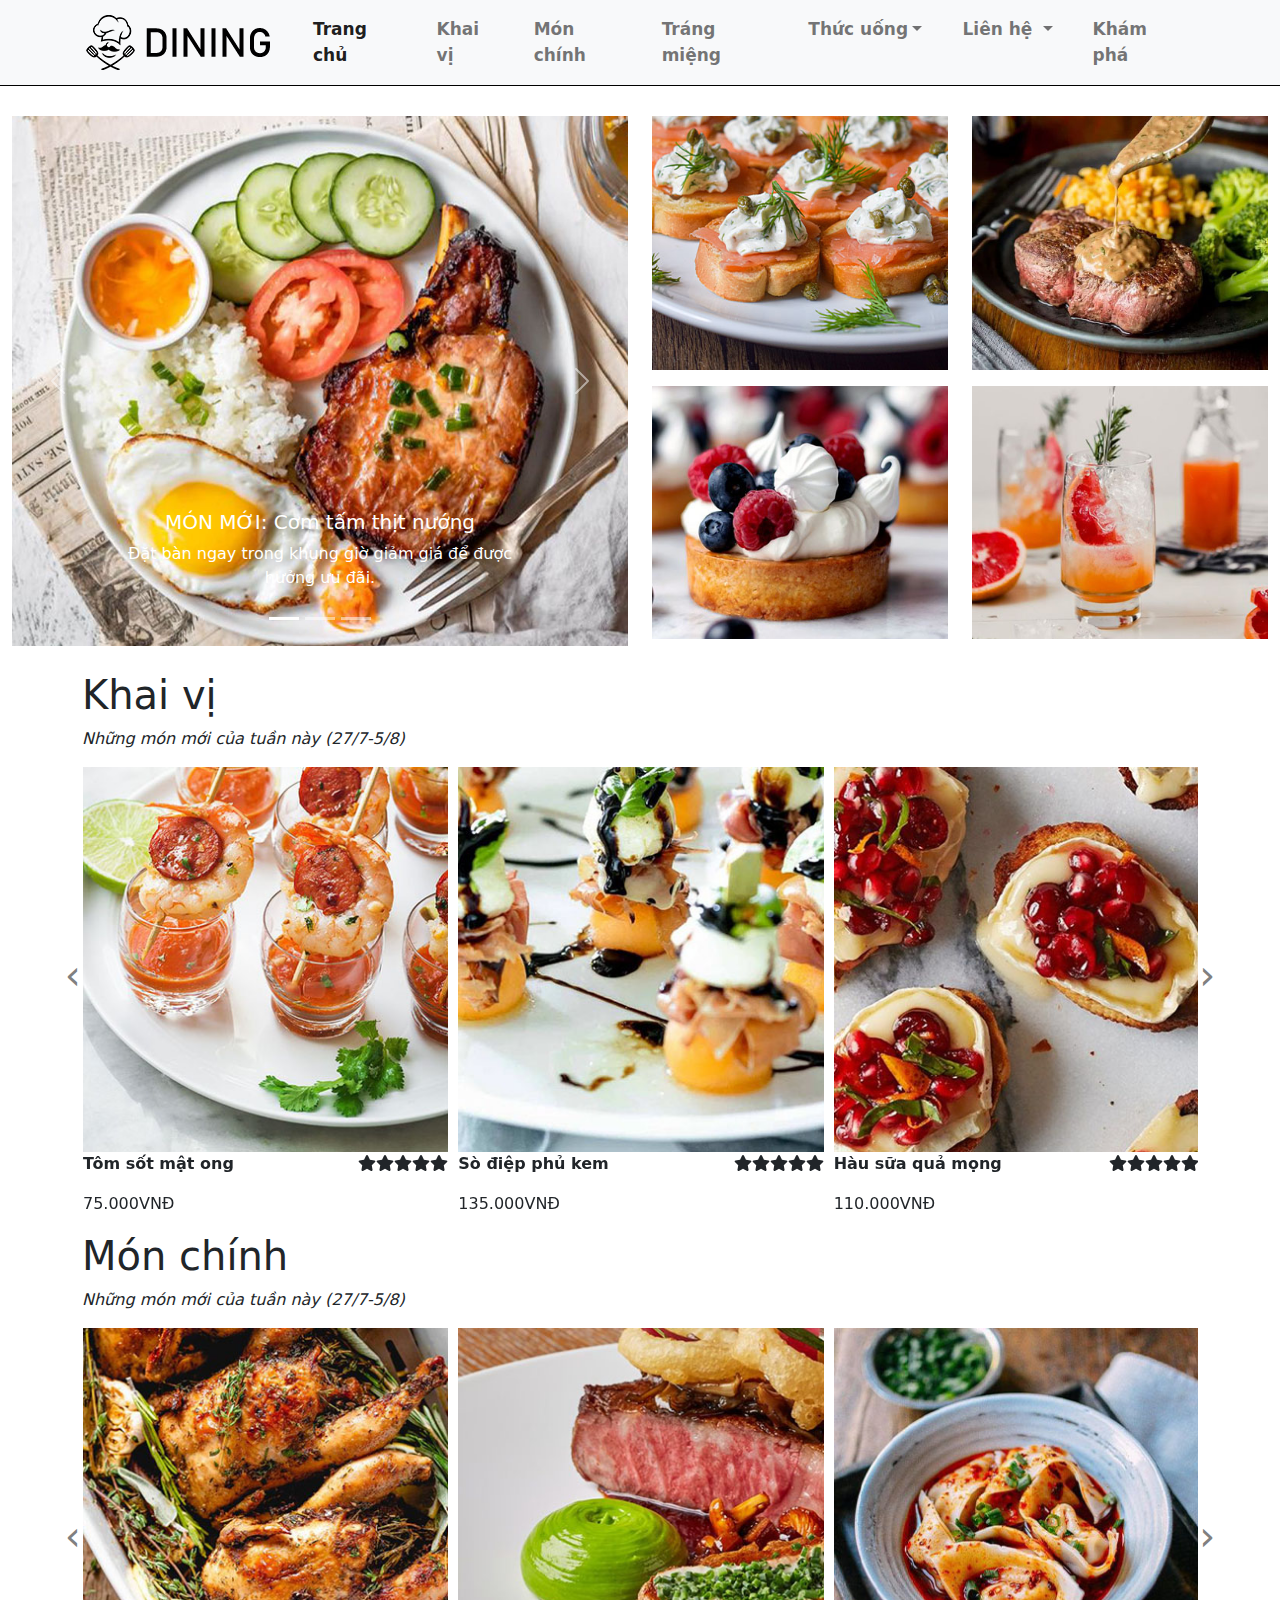
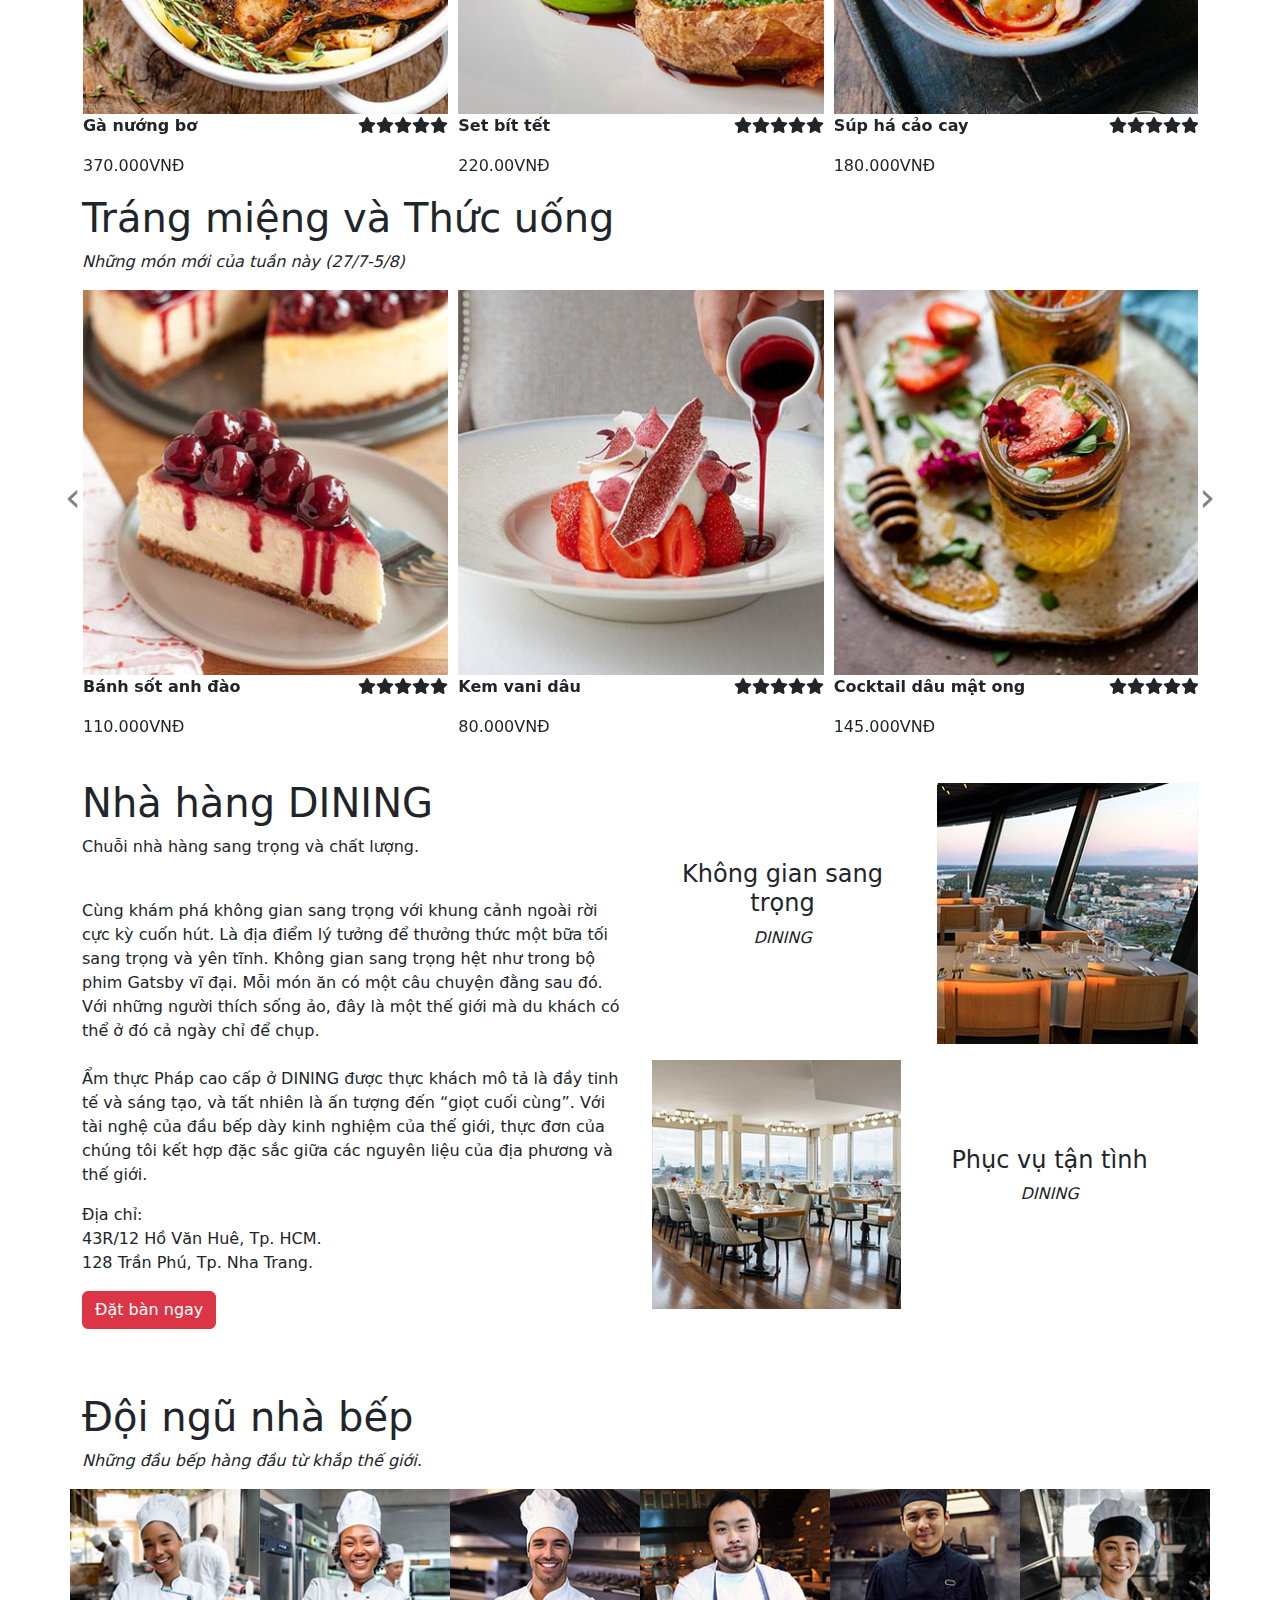
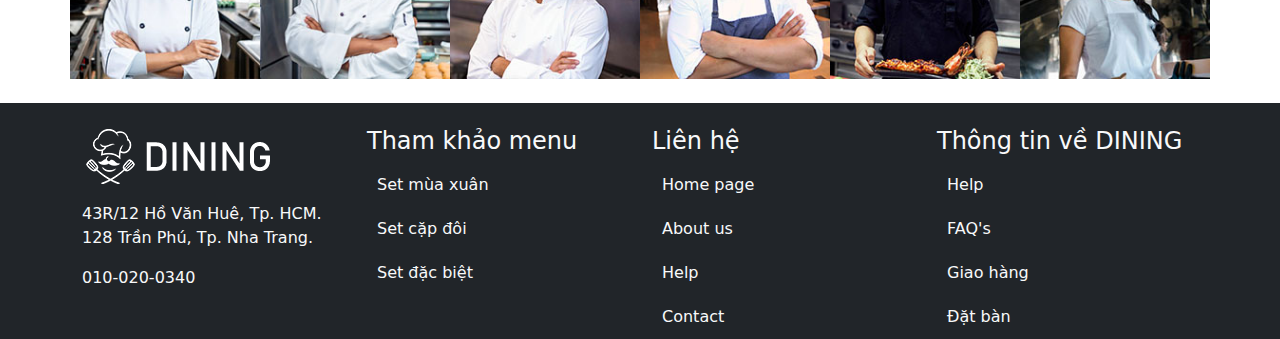
<file: index.html>
<!doctype html>
<html>
<head>
<meta charset="utf-8">
<meta name="viewport" content="width=device-width, initial-scale=1">
<title>Dining Restaurant</title>
<link rel="stylesheet" href="css/all.min.css">
<link rel="stylesheet" href="css/bootstrap.css">
<link rel="stylesheet" href="css/style.css">
<script src="js/bootstrap.bundle.min.js"></script>
<link rel="stylesheet" href="css/owl.carousel.css">
<link rel="stylesheet" href="css/owl.theme.default.css">
<link rel="icon" href="images/favicon.png" type="image/x-icon">
</head>

<body>
<nav class="navbar navbar-expand-lg bg-light">
  <div class="container"> <a class="navbar-brand" href="index.html"><img src="images/logo.png" alt=""></a>
    <button class="navbar-toggler" type="button" data-bs-toggle="collapse" data-bs-target="#navbarSupportedContent" aria-controls="navbarSupportedContent" aria-expanded="false" aria-label="Toggle navigation"> <span class="navbar-toggler-icon"></span> </button>
    <div class="collapse navbar-collapse" id="navbarSupportedContent">
      <ul class="navbar-nav ms-auto mb-2 mb-lg-0">
        <li class="nav-item"> <a class="nav-link active" aria-current="page" href="index.html">Trang chủ</a> </li>
        <li class="nav-item"> <a class="nav-link" href="khaivi.html">Khai vị</a> </li>
        <li class="nav-item"> <a class="nav-link" href="monchinh.html">Món chính</a> </li>
        <li class="nav-item"> <a class="nav-link" href="trangmieng.html">Tráng miệng</a> </li>
        <li class="nav-item dropdown"> <a class="nav-link dropdown-toggle" href="#" role="button" data-bs-toggle="dropdown" aria-expanded="false"> Thức uống</a>
          <ul class="dropdown-menu">
            <li><a class="dropdown-item" href="#">Cocktail</a></li>
            <li><a class="dropdown-item" href="#">Rượu</a></li>
            <li><a class="dropdown-item" href="#">Trà</a></li>
            <li><a class="dropdown-item" href="#">Nước ngọt</a></li>
          </ul>
        </li>
        <li class="nav-item dropdown"> <a class="nav-link dropdown-toggle" href="#" role="button" data-bs-toggle="dropdown" aria-expanded="false"> Liên hệ </a>
          <ul class="dropdown-menu">
            <li><a class="dropdown-item" href="#">Facebook</a></li>
            <li><a class="dropdown-item" href="#">Twitter</a></li>
            <li><a class="dropdown-item" href="#">Website</a></li>
            <li><a class="dropdown-item" href="#">Email</a></li>
          </ul>
        </li>
        <li class="nav-item"> <a class="nav-link" href="khampha.html">Khám phá</a> </li>
      </ul>
    </div>
  </div>
</nav>
<main>
  <section id="banner">
    <div class="container-fluid">
      <div class="row">
        <div class="col-lg-6 mb-3">
          <div id="carouselExampleCaptions" class="carousel slide" data-bs-ride="false">
            <div class="carousel-indicators">
              <button type="button" data-bs-target="#carouselExampleCaptions" data-bs-slide-to="0" class="active" aria-current="true" aria-label="Slide 1"></button>
              <button type="button" data-bs-target="#carouselExampleCaptions" data-bs-slide-to="1" aria-label="Slide 2"></button>
              <button type="button" data-bs-target="#carouselExampleCaptions" data-bs-slide-to="2" aria-label="Slide 3"></button>
            </div>
            <div class="carousel-inner">
              <div class="carousel-item active"> <img src="images/left-banner-1.jpg" class="img-fluid" alt="">
                <div class="carousel-caption d-none d-md-block">
                  <h5>MÓN MỚI: Cơm tấm thịt nướng</h5>
                  <p>Đặt bàn ngay trong khung giờ giảm giá để được hưởng ưu đãi.</p>
                </div>
              </div>
              <div class="carousel-item"> <img src="images/left-banner-2.jpg" class="img-fluid" alt="">
                <div class="carousel-caption d-none d-md-block">
                  <h5>MÓN MỚI: Gà nướng</h5>
                  <p>Đặt bàn ngay trong khung giờ giảm giá để được hưởng ưu đãi.</p>
                </div>
              </div>
              <div class="carousel-item"> <img src="images/left-banner-3.jpg" class="img-fluid" alt="">
                <div class="carousel-caption d-none d-md-block">
                  <h5>MÓN MỚI: Cơm rang ngũ vị</h5>
                  <p>Đặt bàn ngay trong khung giờ giảm giá để được hưởng ưu đãi.</p>
                </div>
              </div>
            </div>
            <button class="carousel-control-prev" type="button" data-bs-target="#carouselExampleCaptions" data-bs-slide="prev"> <span class="carousel-control-prev-icon" aria-hidden="true"></span> <span class="visually-hidden">Previous</span> </button>
            <button class="carousel-control-next" type="button" data-bs-target="#carouselExampleCaptions" data-bs-slide="next"> <span class="carousel-control-next-icon" aria-hidden="true"></span> <span class="visually-hidden">Next</span> </button>
          </div>
        </div>
        <div class="col-lg-6 mb-3">
          <div class="row">
            <div class="col-md-6 mb-3">
              <div class="banner-r"> <img src="images/baner-right-image-01.jpg" class="img-fluid">
                <div class="cover">
                  <h4>Khai vị</h4>
                  <p> Thưởng thức món mới của tuần này</p>
                  <button type="button" class="btn btn-outline-danger">Đặt món</button>
                </div>
              </div>
            </div>
            <div class="col-md-6 mb-3">
              <div class="banner-r"> <img src="images/baner-right-image-02.jpg" class="img-fluid">
                <div class="cover">
                  <h4>Món chính</h4>
                  <p>Thưởng thức món mới của tuần này </p>
                  <button type="button" class="btn btn-outline-danger">Đặt món</button>
                </div>
              </div>
            </div>
          </div>
          <div class="row">
            <div class="col-md-6 mb-3">
              <div class="banner-r"> <img src="images/baner-right-image-03.jpg" class="img-fluid">
                <div class="cover">
                  <h4>Tráng miệng</h4>
                  <p>Thưởng thức món mới của tuần này </p>
                  <button type="button" class="btn btn-outline-danger">Đặt món</button>
                </div>
              </div>
            </div>
            <div class="col-md-6 mb-3">
              <div class="banner-r"> <img src="images/baner-right-image-04.jpg" class="img-fluid">
                <div class="cover">
                  <h4>Thức uống</h4>
                  <p>Thưởng thức món mới của tuần này </p>
                  <button type="button" class="btn btn-outline-danger">Đặt món</button>
                </div>
              </div>
            </div>
          </div>
        </div>
      </div>
    </div>
  </section>
  <section id="men">
    <div class="container">
      <h1 class="text-dark">Khai vị</h1>
      <p><i>Những món mới của tuần này (27/7-5/8)</i></p>
      <div class="owl-carousel owl-theme" id="sp-men">
        <div class="items">
          <div class="hinh"> <img src="images/men-01.jpg">
            <div class="icon"> <a href="#"><i class="fas fa-eye"></i></a> <a href="#"><i class="fas fa-star"></i></a> <a href="#"><i class="fas fa-shopping-cart"></i></a> </div>
          </div>
          <p class="d-flex justify-content-between text-dark"><b>Tôm sốt mật ong</b><span><i class="fas fa-star"></i><i class="fas fa-star"></i><i class="fas fa-star"></i><i class="fas fa-star"></i><i class="fas fa-star"></i></span></p>
          <p>75.000VNĐ</p>
        </div>
        <div class="items">
          <div class="hinh"> <img src="images/men-02.jpg">
            <div class="icon"> <a href="#"><i class="fas fa-eye"></i></a> <a href="#"><i class="fas fa-star"></i></a> <a href="#"><i class="fas fa-shopping-cart"></i></a> </div>
          </div>
          <p class="d-flex justify-content-between text-dark"><b>Sò điệp phủ kem</b><span><i class="fas fa-star"></i><i class="fas fa-star"></i><i class="fas fa-star"></i><i class="fas fa-star"></i><i class="fas fa-star"></i></span></p>
          <p>135.000VNĐ</p>
        </div>
        <div class="items">
          <div class="hinh"> <img src="images/men-03.jpg">
            <div class="icon"> <a href="#"><i class="fas fa-eye"></i></a> <a href="#"><i class="fas fa-star"></i></a> <a href="#"><i class="fas fa-shopping-cart"></i></a> </div>
          </div>
          <p class="d-flex justify-content-between text-dark"><b>Hàu sữa quả mọng</b><span><i class="fas fa-star"></i><i class="fas fa-star"></i><i class="fas fa-star"></i><i class="fas fa-star"></i><i class="fas fa-star"></i></span></p>
          <p>110.000VNĐ</p>
        </div>
        <div class="items">
          <div class="hinh"> <img src="images/men-01.jpg">
            <div class="icon"> <a href="#"><i class="fas fa-eye"></i></a> <a href="#"><i class="fas fa-star"></i></a> <a href="#"><i class="fas fa-shopping-cart"></i></a> </div>
          </div>
          <p class="d-flex justify-content-between text-dark"><b>Tôm sốt mật ong</b><span><i class="fas fa-star"></i><i class="fas fa-star"></i><i class="fas fa-star"></i><i class="fas fa-star"></i><i class="fas fa-star"></i></span></p>
          <p>75.000VNĐ</p>
        </div>
        <div class="items">
          <div class="hinh"> <img src="images/men-02.jpg">
            <div class="icon"> <a href="#"><i class="fas fa-eye"></i></a> <a href="#"><i class="fas fa-star"></i></a> <a href="#"><i class="fas fa-shopping-cart"></i></a> </div>
          </div>
          <p class="d-flex justify-content-between text-dark"><b>Sò điệp phủ kem</b><span><i class="fas fa-star"></i><i class="fas fa-star"></i><i class="fas fa-star"></i><i class="fas fa-star"></i><i class="fas fa-star"></i></span></p>
          <p>110.000VNĐ</p>
        </div>
      </div>
    </div>
  </section>
  <section id="women">
    <div class="container">
      <h1 class="text-dark">Món chính</h1>
      <p><i>Những món mới của tuần này (27/7-5/8)</i></p>
      <div class="owl-carousel owl-theme" id="sp-women">
        <div class="items">
          <div class="hinh"> <img src="images/women-01.jpg">
            <div class="icon"> <a href="#"><i class="fas fa-eye"></i></a> <a href="#"><i class="fas fa-star"></i></a> <a href="#"><i class="fas fa-shopping-cart"></i></a> </div>
          </div>
          <p class="d-flex justify-content-between text-dark"><b>Gà nướng bơ</b><span><i class="fas fa-star"></i><i class="fas fa-star"></i><i class="fas fa-star"></i><i class="fas fa-star"></i><i class="fas fa-star"></i></span></p>
          <p>370.000VNĐ</p>
        </div>
        <div class="items">
          <div class="hinh"> <img src="images/women-02.jpg">
            <div class="icon"> <a href="#"><i class="fas fa-eye"></i></a> <a href="#"><i class="fas fa-star"></i></a> <a href="#"><i class="fas fa-shopping-cart"></i></a> </div>
          </div>
          <p class="d-flex justify-content-between text-dark"><b>Set bít tết</b><span><i class="fas fa-star"></i><i class="fas fa-star"></i><i class="fas fa-star"></i><i class="fas fa-star"></i><i class="fas fa-star"></i></span></p>
          <p>220.00VNĐ</p>
        </div>
        <div class="items">
          <div class="hinh"> <img src="images/women-03.jpg">
            <div class="icon"> <a href="#"><i class="fas fa-eye"></i></a> <a href="#"><i class="fas fa-star"></i></a> <a href="#"><i class="fas fa-shopping-cart"></i></a> </div>
          </div>
          <p class="d-flex justify-content-between text-dark"><b>Súp há cảo cay</b><span><i class="fas fa-star"></i><i class="fas fa-star"></i><i class="fas fa-star"></i><i class="fas fa-star"></i><i class="fas fa-star"></i></span></p>
          <p>180.000VNĐ</p>
        </div>
        <div class="items">
          <div class="hinh"> <img src="images/women-01.jpg">
            <div class="icon"> <a href="#"><i class="fas fa-eye"></i></a> <a href="#"><i class="fas fa-star"></i></a> <a href="#"><i class="fas fa-shopping-cart"></i></a> </div>
          </div>
          <p class="d-flex justify-content-between text-dark"><b>Gà nướng bơ</b><span><i class="fas fa-star"></i><i class="fas fa-star"></i><i class="fas fa-star"></i><i class="fas fa-star"></i><i class="fas fa-star"></i></span></p>
          <p>370.000VNĐ</p>
        </div>
        <div class="items">
          <div class="hinh"> <img src="images/women-02.jpg">
            <div class="icon"> <a href="#"><i class="fas fa-eye"></i></a> <a href="#"><i class="fas fa-star"></i></a> <a href="#"><i class="fas fa-shopping-cart"></i></a> </div>
          </div>
          <p class="d-flex justify-content-between text-dark"><b>Set bít tết</b><span><i class="fas fa-star"></i><i class="fas fa-star"></i><i class="fas fa-star"></i><i class="fas fa-star"></i><i class="fas fa-star"></i></span></p>
          <p>220.00VNĐ</p>
        </div>
      </div>
    </div>
  </section>
  <section id="kid">
    <div class="container">
      <h1 class="text-dark">Tráng miệng và Thức uống</h1>
      <p><i>Những món mới của tuần này (27/7-5/8)</i></p>
      <div class="owl-carousel owl-theme" id="sp-kid">
        <div class="items">
          <div class="hinh"> <img src="images/kid-01.jpg">
            <div class="icon"> <a href="#"><i class="fas fa-eye"></i></a> <a href="#"><i class="fas fa-star"></i></a> <a href="#"><i class="fas fa-shopping-cart"></i></a> </div>
          </div>
          <p class="d-flex justify-content-between text-dark"><b>Bánh sốt anh đào</b><span><i class="fas fa-star"></i><i class="fas fa-star"></i><i class="fas fa-star"></i><i class="fas fa-star"></i><i class="fas fa-star"></i></span></p>
          <p>110.000VNĐ</p>
        </div>
        <div class="items">
          <div class="hinh"> <img src="images/kid-02.jpg">
            <div class="icon"> <a href="#"><i class="fas fa-eye"></i></a> <a href="#"><i class="fas fa-star"></i></a> <a href="#"><i class="fas fa-shopping-cart"></i></a> </div>
          </div>
          <p class="d-flex justify-content-between text-dark"><b>Kem vani dâu</b><span><i class="fas fa-star"></i><i class="fas fa-star"></i><i class="fas fa-star"></i><i class="fas fa-star"></i><i class="fas fa-star"></i></span></p>
          <p>80.000VNĐ</p>
        </div>
        <div class="items">
          <div class="hinh"> <img src="images/kid-03.jpg">
            <div class="icon"> <a href="#"><i class="fas fa-eye"></i></a> <a href="#"><i class="fas fa-star"></i></a> <a href="#"><i class="fas fa-shopping-cart"></i></a> </div>
          </div>
          <p class="d-flex justify-content-between text-dark"><b>Cocktail dâu mật ong</b><span><i class="fas fa-star"></i><i class="fas fa-star"></i><i class="fas fa-star"></i><i class="fas fa-star"></i><i class="fas fa-star"></i></span></p>
          <p>145.000VNĐ</p>
        </div>
        <div class="items">
          <div class="hinh"> <img src="images/kid-01.jpg">
            <div class="icon"> <a href="#"><i class="fas fa-eye"></i></a> <a href="#"><i class="fas fa-star"></i></a> <a href="#"><i class="fas fa-shopping-cart"></i></a> </div>
          </div>
          <p class="d-flex justify-content-between text-dark"><b>Bánh sốt anh đào</b><span><i class="fas fa-star"></i><i class="fas fa-star"></i><i class="fas fa-star"></i><i class="fas fa-star"></i><i class="fas fa-star"></i></span></p>
          <p>110.000VNĐ</p>
        </div>
        <div class="items">
          <div class="hinh"> <img src="images/kid-02.jpg">
            <div class="icon"> <a href="#"><i class="fas fa-eye"></i></a> <a href="#"><i class="fas fa-star"></i></a> <a href="#"><i class="fas fa-shopping-cart"></i></a> </div>
          </div>
          <p class="d-flex justify-content-between text-dark"><b>Kem vani dâu</b><span><i class="fas fa-star"></i><i class="fas fa-star"></i><i class="fas fa-star"></i><i class="fas fa-star"></i><i class="fas fa-star"></i></span></p>
          <p>80.000VNĐ</p>
        </div>
      </div>
    </div>
  </section>
<section id="product">
    <div class="container py-4">
      <div class="row d-flex align-items-center">
        <div class="col-xl-6 mb-3">
          <h1 class="text-dark">Nhà hàng DINING</h1>
          <p>Chuỗi nhà hàng sang trọng và chất lượng. </p><br>

          <p> Cùng khám phá không gian sang trọng với khung cảnh ngoài rời cực kỳ cuốn hút. Là địa điểm lý tưởng để thưởng thức một bữa tối sang trọng và yên tĩnh. Không gian sang trọng hệt như trong bộ phim Gatsby vĩ đại. Mỗi món ăn có một câu chuyện đằng sau đó. Với những người thích sống ảo, đây là một thế giới mà du khách có thể ở đó cả ngày chỉ để chụp.<br><br>

Ẩm thực Pháp cao cấp ở DINING được thực khách mô tả là đầy tinh tế và sáng tạo, và tất nhiên là ấn tượng đến “giọt cuối cùng”. Với tài nghệ của đầu bếp dày kinh nghiệm của thế giới, thực đơn của chúng tôi kết hợp đặc sắc giữa các nguyên liệu của địa phương và thế giới. </p>
          <p> Địa chỉ: <br>
43R/12 Hồ Văn Huê, Tp. HCM.<br>
128 Trần Phú, Tp. Nha Trang.</p>
          <button type="button" class="btn btn-danger">Đặt bàn ngay</button>
        </div>
        <div class="col-xl-6 mb-3">
          <div class="row">
            <div class="col-lg-6 mb-3">
              <div class="explore">
                <h4 class="text-dark">Không gian sang trọng</h4>
                <p><i>DINING</i></p>
              </div>
            </div>
            <div class="col-lg-6 mb-3"> <img src="images/explore-image-01.jpg" alt="" class="img-fluid"> </div>
            <div class="row">
              <div class="col-lg-6 mb-3">
				  <img src="images/explore-image-02.jpg" alt="" class="img-fluid">
				
				</div>
				  <div class="col-lg-6 mb-3">
              <div class="explore">
                <h4 class="text-dark">Phục vụ tận tình</h4>
                <p><i>DINING</i></p>
              </div>
            </div>
            </div>
          </div>
        </div>
      </div>
    </div>
  </section>
	<section id="media">
		<div class="container py-4">
		<h1 class="text-dark">Đội ngũ nhà bếp</h1>
			<p><i>Những đầu bếp hàng đầu từ khắp thế giới.
				</i></p>
		<div class="row">
			<div class="col-2 p-0">
			 <div class="sp">
				<img src="images/instagram-01.jpg" alt=""class="img-fluid">
				 <div class="hinh-cover">
					 <p> Mary Elizabeth Smith </p>
					 <a  href="#"><i class="fas fa-instagram-square"></i></a>
				 </div>
				</div>
			</div>
			    <div class="col-2 p-0">
			 <div class="sp">
				<img src="images/instagram-02.jpg" alt=""class="img-fluid">
				 <div class="hinh-cover">
					 <p>Hernández López </p>
					 <a  href="#"><i class="fas fa-instagram-square"></i></a>
				 </div>
				</div>
			</div>
			   <div class="col-2 p-0">
			 <div class="sp">
				<img src="images/instagram-03.jpg" alt=""class="img-fluid">
				 <div class="hinh-cover">
					 <p>Lloyd Austin </p>
					 <a  href="#"><i class="fas fa-instagram-square"></i></a>
				 </div>
				</div>
			</div>
			   <div class="col-2 p-0">
			 <div class="sp">
				<img src="images/instagram-04.jpg" alt=""class="img-fluid">
				 <div class="hinh-cover">
					 <p>Merrick Garland</p>
					 <a  href="#"><i class="fas fa-instagram-square"></i></a>
				 </div>
				</div>
			</div>
			   <div class="col-2 p-0">
			 <div class="sp">
				<img src="images/instagram-05.jpg" alt=""class="img-fluid">
				 <div class="hinh-cover">
					 <p> Ming Lee </p>
					 <a  href="#"><i class="fas fa-instagram-square"></i></a>
				 </div>
				</div>
			</div>
			   <div class="col-2 p-0">
			 <div class="sp">
				<img src="images/instagram-06.jpg" alt=""class="img-fluid">
				 <div class="hinh-cover">
					 <p>Marcia Fudge </p>
					 <a  href="#"><i class="fas fa-instagram-square"></i></a>
				 </div>
				</div>
			</div>
			
			</div>
		</div>
	</section>
</main>
<footer class="bg-dark text-light">
  <div class="container">
    <div class="row pt-4">
      <div class="col-lg-3"> <a href="index.html"><img src="images/white-logo.png" alt=""></a>
        <p class="pt-3">43R/12 Hồ Văn Huê, Tp. HCM.<br>
128 Trần Phú, Tp. Nha Trang.</p>
        <p>010-020-0340</p>
      </div>
      <div class="col-lg-3">
        <h4> Tham khảo menu </h4>
        <ul class="navbar-nav">
          <li class="nav-item"><a href="men.html" class="nav-link">Set mùa xuân</a></li>
          <li class="nav-item"><a href="women.html" class="nav-link">Set cặp đôi</a></li>
          <li class="nav-item"><a href="kid.html" class="nav-link">Set đặc biệt</a></li>
        </ul>
      </div>
      <div class="col-lg-3">
        <h4>Liên hệ  </h4>
        <ul class="navbar-nav">
          <li class="nav-item"><a href="#" class="nav-link">Home page</a></li>
          <li class="nav-item"><a href="#" class="nav-link">About us</a></li>
          <li class="nav-item"><a href="#" class="nav-link">Help</a></li>
          <li class="nav-item"><a href="#" class="nav-link">Contact</a></li>
        </ul>
      </div>
      <div class="col-lg-3">
        <h4>Thông tin về DINING </h4>
        <ul class="navbar-nav">
          <li class="nav-item"><a href="#" class="nav-link">Help</a></li>
          <li class="nav-item"><a href="#" class="nav-link">FAQ's</a></li>
          <li class="nav-item"><a href="#" class="nav-link">Giao hàng</a></li>
          <li class="nav-item"><a href="#" class="nav-link">Đặt bàn</a></li>
        </ul>
      </div>
    </div>
  </div>
</footer>
<script src="js/jquery-3.6.0.min.js"></script> 
<script src="js/owl.carousel.js"></script> 
<script src="js/control.js"></script>
</body>
</html>
</file>
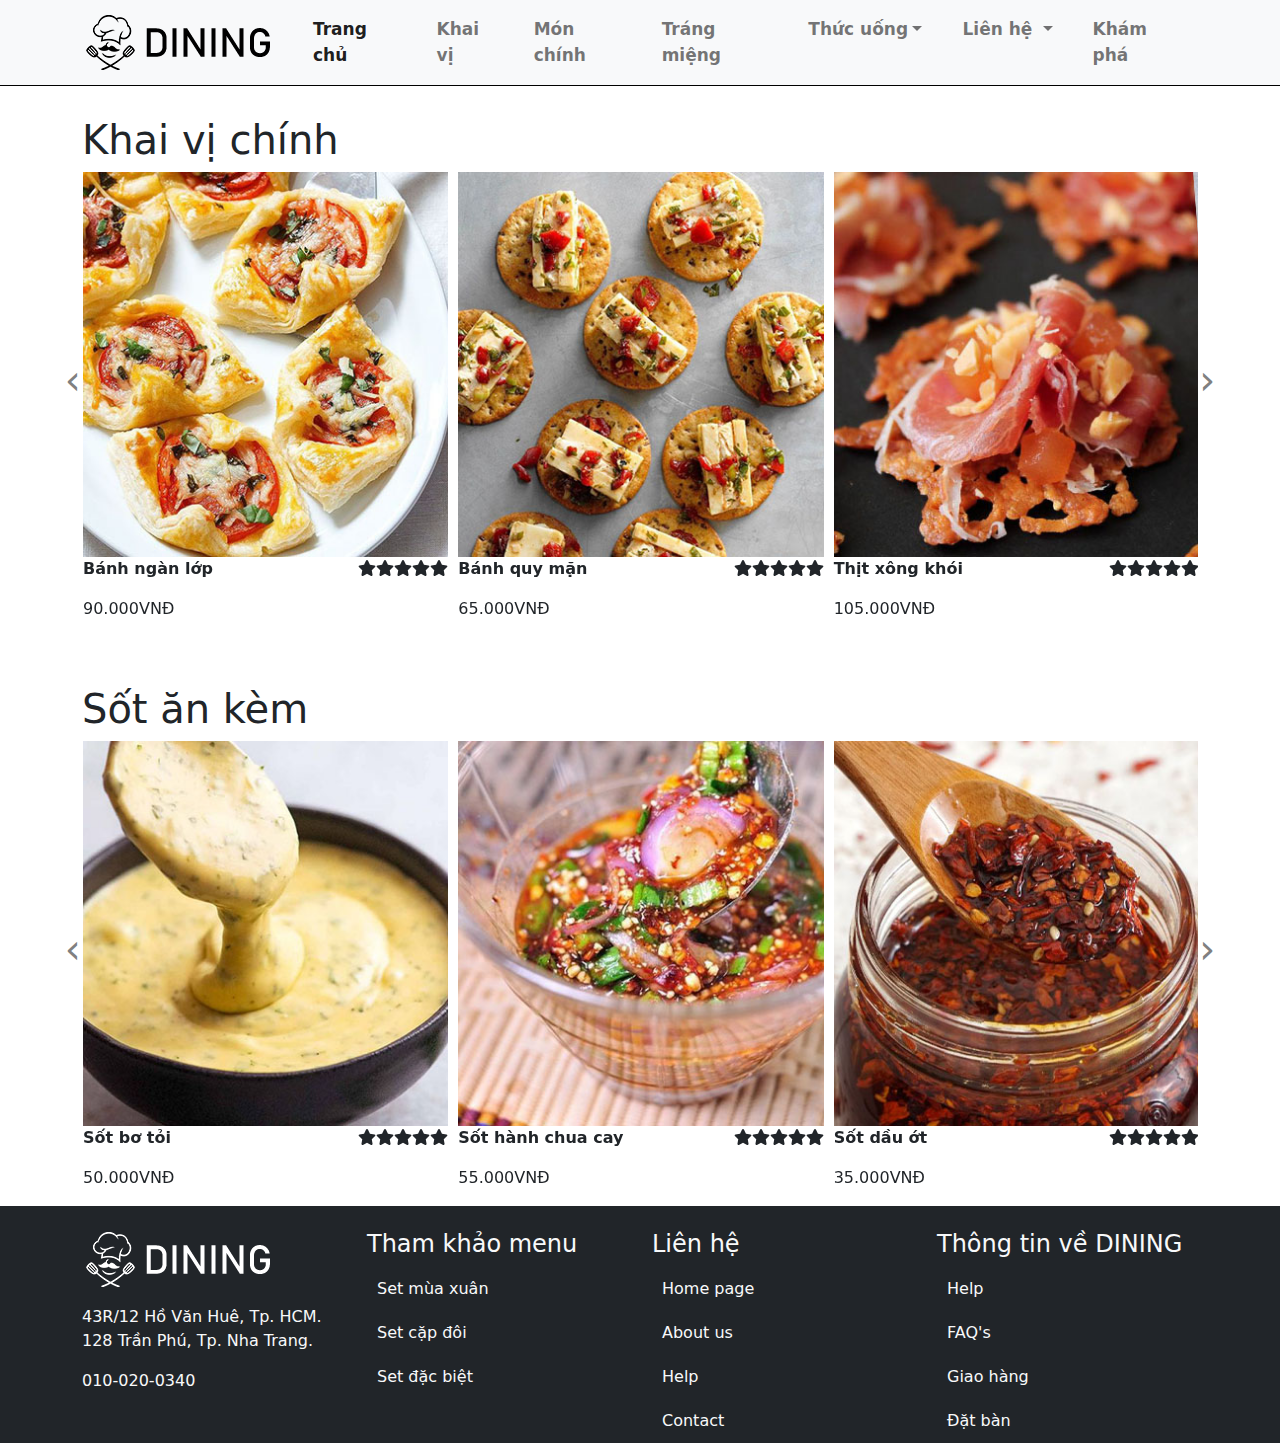
<file: khaivi.html>
<!doctype html>
<html>
<head>
<meta charset="utf-8">
	<meta name="viewport" content="width=device-width, initial-scale=1">
<title>Dining Restaurant</title>
	<link rel="stylesheet" href="css/all.min.css">
	<link rel="stylesheet" href="css/bootstrap.css">
	<link rel="stylesheet" href="css/style.css">
	<script src="js/bootstrap.bundle.min.js"></script>
	<link rel="stylesheet" href="css/owl.carousel.css">
	<link rel="stylesheet" href="css/owl.theme.default.css">
	<link rel="icon" href="images/favicon.png" type="image/x-icon">
</head>

<body>
	<nav class="navbar navbar-expand-lg bg-light">
  <div class="container">
    <a class="navbar-brand" href="khaivi.html"><img src="images/logo.png" alt=""></a>
    <button class="navbar-toggler" type="button" data-bs-toggle="collapse" data-bs-target="#navbarSupportedContent" aria-controls="navbarSupportedContent" aria-expanded="false" aria-label="Toggle navigation">
      <span class="navbar-toggler-icon"></span>
    </button>
    <div class="collapse navbar-collapse" id="navbarSupportedContent">
    <ul class="navbar-nav ms-auto mb-2 mb-lg-0">
        <li class="nav-item"> <a class="nav-link active" aria-current="page" href="index.html">Trang chủ</a> </li>
        <li class="nav-item"> <a class="nav-link" href="khaivi.html">Khai vị</a> </li>
        <li class="nav-item"> <a class="nav-link" href="monchinh.html">Món chính</a> </li>
        <li class="nav-item"> <a class="nav-link" href="trangmieng.html">Tráng miệng</a> </li>
        <li class="nav-item dropdown"> <a class="nav-link dropdown-toggle" href="#" role="button" data-bs-toggle="dropdown" aria-expanded="false"> Thức uống</a>
          <ul class="dropdown-menu">
            <li><a class="dropdown-item" href="#">Cocktail</a></li>
            <li><a class="dropdown-item" href="#">Rượu</a></li>
            <li><a class="dropdown-item" href="#">Trà</a></li>
            <li><a class="dropdown-item" href="#">Nước ngọt</a></li>
          </ul>
        </li>
        <li class="nav-item dropdown"> <a class="nav-link dropdown-toggle" href="#" role="button" data-bs-toggle="dropdown" aria-expanded="false"> Liên hệ </a>
          <ul class="dropdown-menu">
            <li><a class="dropdown-item" href="#">Facebook</a></li>
            <li><a class="dropdown-item" href="#">Twitter</a></li>
            <li><a class="dropdown-item" href="#">Website</a></li>
            <li><a class="dropdown-item" href="#">Email</a></li>
          </ul>
        </li>
        <li class="nav-item"> <a class="nav-link" href="khampha.html">Khám phá</a> </li>
      </ul>
    </div>
  </div>
</nav>
	<main>
<section id="kid">
    <div class="container">
      <h1 class="text-dark">Khai vị chính</h1>
      <div class="owl-carousel owl-theme" id="sp-kid">
        <div class="items">
          <div class="hinh"> <img src="images/z1.jpg">
          </div>
          <p class="d-flex justify-content-between text-dark"><b>Bánh ngàn lớp</b><span><i class="fas fa-star"></i><i class="fas fa-star"></i><i class="fas fa-star"></i><i class="fas fa-star"></i><i class="fas fa-star"></i></span></p>
          <p>90.000VNĐ</p>
        </div>
        <div class="items">
          <div class="hinh"> <img src="images/z2.jpg">
            
          </div>
          <p class="d-flex justify-content-between text-dark"><b>Bánh quy mặn</b><span><i class="fas fa-star"></i><i class="fas fa-star"></i><i class="fas fa-star"></i><i class="fas fa-star"></i><i class="fas fa-star"></i></span></p>
          <p>65.000VNĐ</p>
        </div>
        <div class="items">
          <div class="hinh"> <img src="images/z3.jpg">
            
          </div>
          <p class="d-flex justify-content-between text-dark"><b>Thịt xông khói</b><span><i class="fas fa-star"></i><i class="fas fa-star"></i><i class="fas fa-star"></i><i class="fas fa-star"></i><i class="fas fa-star"></i></span></p>
          <p>105.000VNĐ</p>
        </div>
        <div class="items">
          <div class="hinh"> <img src="images/men-02.jpg">
            
          </div>
          <p class="d-flex justify-content-between text-dark"><b>Sò điệp phủ kem</b><span><i class="fas fa-star"></i><i class="fas fa-star"></i><i class="fas fa-star"></i><i class="fas fa-star"></i><i class="fas fa-star"></i></span></p>
          <p>135.000VNĐ</p>
        </div>
        <div class="items">
          <div class="hinh"> <img src="images/men-03.jpg">
            
          </div>
          <p class="d-flex justify-content-between text-dark"><b>Hàu sữa quả mọng</b><span><i class="fas fa-star"></i><i class="fas fa-star"></i><i class="fas fa-star"></i><i class="fas fa-star"></i><i class="fas fa-star"></i></span></p>
          <p>110.000VNĐ</p>
        </div>
      </div>
    </div>
  </section><br><br>
	<section id="women">
    <div class="container">
      <h1 class="text-dark">Sốt ăn kèm</h1>
      <div class="owl-carousel owl-theme" id="sp-women">
        <div class="items">
          <div class="hinh"> <img src="images/z4.jpg">
          </div>
          <p class="d-flex justify-content-between text-dark"><b>Sốt bơ tỏi</b><span><i class="fas fa-star"></i><i class="fas fa-star"></i><i class="fas fa-star"></i><i class="fas fa-star"></i><i class="fas fa-star"></i></span></p>
          <p>50.000VNĐ</p>
        </div>
        <div class="items">
          <div class="hinh"> <img src="images/z5.jpg">
            
          </div>
          <p class="d-flex justify-content-between text-dark"><b>Sốt hành chua cay </b><span><i class="fas fa-star"></i><i class="fas fa-star"></i><i class="fas fa-star"></i><i class="fas fa-star"></i><i class="fas fa-star"></i></span></p>
          <p>55.000VNĐ</p>
        </div>
        <div class="items">
          <div class="hinh"> <img src="images/z6.jpg">
            
          </div>
          <p class="d-flex justify-content-between text-dark"><b>Sốt dầu ớt</b><span><i class="fas fa-star"></i><i class="fas fa-star"></i><i class="fas fa-star"></i><i class="fas fa-star"></i><i class="fas fa-star"></i></span></p>
          <p>35.000VNĐ</p>
        </div>
		  <div class="items">
          <div class="hinh"> <img src="images/z4.jpg">
          </div>
          <p class="d-flex justify-content-between text-dark"><b>Sốt bơ tỏi</b><span><i class="fas fa-star"></i><i class="fas fa-star"></i><i class="fas fa-star"></i><i class="fas fa-star"></i><i class="fas fa-star"></i></span></p>
          <p>50.000VNĐ</p>
        </div>
        <div class="items">
          <div class="hinh"> <img src="images/z5.jpg">
            
          </div>
          <p class="d-flex justify-content-between text-dark"><b>Sốt hành chua cay </b><span><i class="fas fa-star"></i><i class="fas fa-star"></i><i class="fas fa-star"></i><i class="fas fa-star"></i><i class="fas fa-star"></i></span></p>
          <p>55.000VNĐ</p>
        </div>
         </div> </div>
  </section>
	</main>
<footer class="bg-dark text-light">
  <div class="container">
    <div class="row pt-4">
      <div class="col-lg-3"> <a href="index.html"><img src="images/white-logo.png" alt=""></a>
        <p class="pt-3">43R/12 Hồ Văn Huê, Tp. HCM.<br>
128 Trần Phú, Tp. Nha Trang.</p>
        <p>010-020-0340</p>
      </div>
      <div class="col-lg-3">
        <h4> Tham khảo menu </h4>
        <ul class="navbar-nav">
          <li class="nav-item"><a href="men.html" class="nav-link">Set mùa xuân</a></li>
          <li class="nav-item"><a href="women.html" class="nav-link">Set cặp đôi</a></li>
          <li class="nav-item"><a href="kid.html" class="nav-link">Set đặc biệt</a></li>
        </ul>
      </div>
      <div class="col-lg-3">
        <h4>Liên hệ  </h4>
        <ul class="navbar-nav">
          <li class="nav-item"><a href="#" class="nav-link">Home page</a></li>
          <li class="nav-item"><a href="#" class="nav-link">About us</a></li>
          <li class="nav-item"><a href="#" class="nav-link">Help</a></li>
          <li class="nav-item"><a href="#" class="nav-link">Contact</a></li>
        </ul>
      </div>
      <div class="col-lg-3">
        <h4>Thông tin về DINING </h4>
        <ul class="navbar-nav">
          <li class="nav-item"><a href="#" class="nav-link">Help</a></li>
          <li class="nav-item"><a href="#" class="nav-link">FAQ's</a></li>
          <li class="nav-item"><a href="#" class="nav-link">Giao hàng</a></li>
          <li class="nav-item"><a href="#" class="nav-link">Đặt bàn</a></li>
        </ul>
      </div>
    </div>
  </div>
</footer>
	<script src="js/jquery-3.6.0.min.js"></script>
	<script src="js/owl.carousel.js"></script>
	<script src="js/control.js"></script>
</body>
</html>
</file>
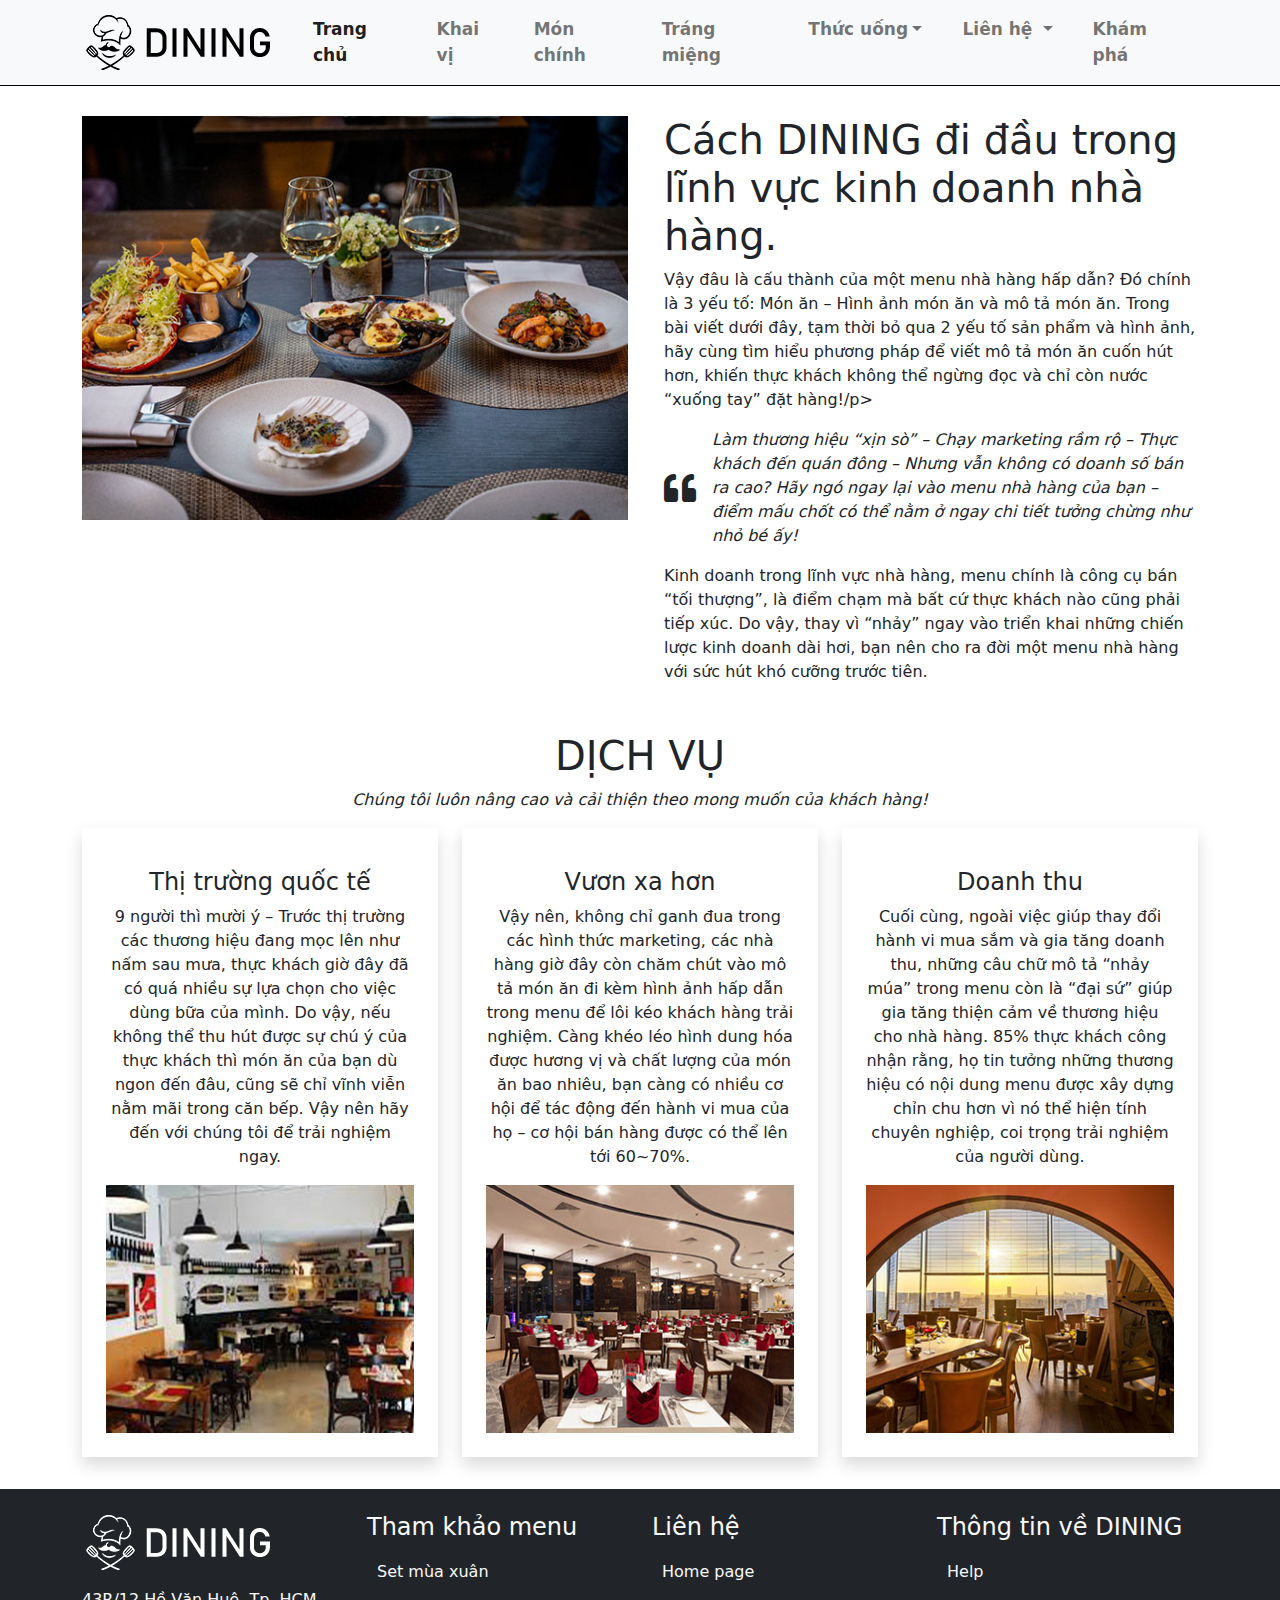
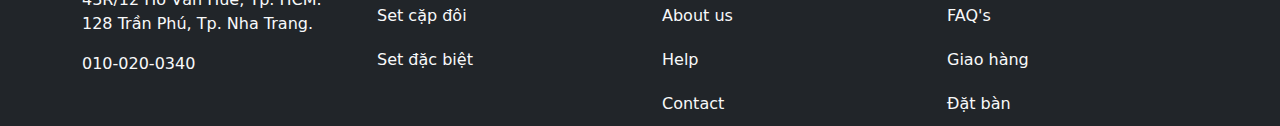
<file: khampha.html>
<!doctype html>
<html>
<head>
<meta charset="utf-8">
	<meta name="viewport" content="width=device-width, initial-scale=1">
<title>Dining Restaurant</title>
	<link rel="stylesheet" href="css/all.min.css">
	<link rel="stylesheet" href="css/bootstrap.css">
	<link rel="stylesheet" href="css/style.css">
	<script src="js/bootstrap.bundle.min.js"></script>
	<link rel="stylesheet" href="css/owl.carousel.css">
	<link rel="stylesheet" href="css/owl.theme.default.css">
	<link rel="icon" href="images/favicon.png" type="image/x-icon">
</head>

<body>
	<nav class="navbar navbar-expand-lg bg-light">
  <div class="container">
    <a class="navbar-brand" href="trangmieng.html"><img src="images/logo.png" alt=""></a>
    <button class="navbar-toggler" type="button" data-bs-toggle="collapse" data-bs-target="#navbarSupportedContent" aria-controls="navbarSupportedContent" aria-expanded="false" aria-label="Toggle navigation">
      <span class="navbar-toggler-icon"></span>
    </button>
    <div class="collapse navbar-collapse" id="navbarSupportedContent">
    <ul class="navbar-nav ms-auto mb-2 mb-lg-0">
        <li class="nav-item"> <a class="nav-link active" aria-current="page" href="index.html">Trang chủ</a> </li>
        <li class="nav-item"> <a class="nav-link" href="khaivi.html">Khai vị</a> </li>
        <li class="nav-item"> <a class="nav-link" href="monchinh.html">Món chính</a> </li>
        <li class="nav-item"> <a class="nav-link" href="trangmieng.html">Tráng miệng</a> </li>
        <li class="nav-item dropdown"> <a class="nav-link dropdown-toggle" href="#" role="button" data-bs-toggle="dropdown" aria-expanded="false"> Thức uống</a>
          <ul class="dropdown-menu">
            <li><a class="dropdown-item" href="#">Cocktail</a></li>
            <li><a class="dropdown-item" href="#">Rượu</a></li>
            <li><a class="dropdown-item" href="#">Trà</a></li>
            <li><a class="dropdown-item" href="#">Nước ngọt</a></li>
          </ul>
        </li>
        <li class="nav-item dropdown"> <a class="nav-link dropdown-toggle" href="#" role="button" data-bs-toggle="dropdown" aria-expanded="false"> Liên hệ </a>
          <ul class="dropdown-menu">
            <li><a class="dropdown-item" href="#">Facebook</a></li>
            <li><a class="dropdown-item" href="#">Twitter</a></li>
            <li><a class="dropdown-item" href="#">Website</a></li>
            <li><a class="dropdown-item" href="#">Email</a></li>
          </ul>
        </li>
        <li class="nav-item"> <a class="nav-link" href="khampha.html">Khám phá</a> </li>
      </ul>
    </div>
  </div>
</nav>
	<main>
<section id="page-header">
			<div class="caption">
			</div>
		</section>
		<section id="about">
			<div class="container">
				<div class="row">
					<div class="col-lg-6 mb-3">
						<img src="images/about-left-image.jpg" alt="" class="img-fluid">
					</div>
						<div class="col-lg-6 mb-3 ps-4">
							<h1> Cách DINING đi đầu trong lĩnh vực kinh doanh nhà hàng.</h1>
							<p>Vậy đâu là cấu thành của một menu nhà hàng hấp dẫn? Đó chính là 3 yếu tố: Món ăn – Hình ảnh món ăn và mô tả món ăn. Trong bài viết dưới đây, tạm thời bỏ qua 2 yếu tố sản phẩm và hình ảnh, hãy cùng tìm hiểu phương pháp để viết mô tả món ăn cuốn hút hơn, khiến thực khách không thể ngừng đọc và chỉ còn nước “xuống tay” đặt hàng!/p>
							<p class="d-flex align-items-center"><i class="fas fa-quote-left fa-2x text-dark me-3"></i><i>Làm thương hiệu “xịn sò” – Chạy marketing rầm rộ – Thực khách đến quán đông – Nhưng vẫn không có doanh số bán ra cao? Hãy ngó ngay lại vào menu nhà hàng của bạn – điểm mấu chốt có thể nằm ở ngay chi tiết tưởng chừng như nhỏ bé ấy!</i></p>
							<p>Kinh doanh trong lĩnh vực nhà hàng, menu chính là công cụ bán “tối thượng”, là điểm chạm mà bất cứ thực khách nào cũng phải tiếp xúc. Do vậy, thay vì “nhảy” ngay vào triển khai những chiến lược kinh doanh dài hơi, bạn nên cho ra đời một menu nhà hàng với sức hút khó cưỡng trước tiên. </p>
							<div class="boder-bot">
							
							</div>
						</div>
				</div>
			</div>
		</section>
		<section class="service">
		<div class="container py-3">
			<h1 class="text-center text-uppercase text-dark">Dịch vụ</h1>
			<p class="text-center"><i>Chúng tôi luôn nâng cao và cải thiện theo mong muốn của khách hàng!</i></p>
			
			<div class="row">
			<div class="col-lg-4 mb-3">
				<div class="shadow p-4 text-center">
					<h4 class="pt-3">Thị trường quốc tế</h4>
					<p>9 người thì mười ý – Trước thị trường các thương hiệu đang mọc lên như nấm sau mưa, thực khách giờ đây đã có quá nhiều sự lựa chọn cho việc dùng bữa của mình. Do vậy, nếu không thể thu hút được sự chú ý của thực khách thì món ăn của bạn dù ngon đến đâu, cũng sẽ chỉ vĩnh viễn nằm mãi trong căn bếp. Vậy nên hãy đến với chúng tôi để trải nghiệm ngay.
</p>
				<img src="images/service-01.jpg" alt="" class="img-fluid">
				</div>
				</div>
				<div class="col-lg-4 mb-3">
				<div class="shadow p-4 text-center">
					<h4 class="pt-3">Vươn xa hơn</h4>
					<p>Vậy nên, không chỉ ganh đua trong các hình thức marketing, các nhà hàng giờ đây còn chăm chút vào mô tả món ăn đi kèm hình ảnh hấp dẫn trong menu để lôi kéo khách hàng trải nghiệm. Càng khéo léo hình dung hóa được hương vị và chất lượng của món ăn bao nhiêu, bạn càng có nhiều cơ hội để tác động đến hành vi mua của họ – cơ hội bán hàng được có thể lên tới 60~70%.
</p>
				<img src="images/service-02.jpg" alt="" class="img-fluid">
				</div>
				</div>
				<div class="col-lg-4 mb-3">
				<div class="shadow p-4 text-center">
					<h4 class="pt-3">Doanh thu</h4>
					<p>Cuối cùng, ngoài việc giúp thay đổi hành vi mua sắm và gia tăng doanh thu, những câu chữ mô tả “nhảy múa” trong menu còn là “đại sứ” giúp gia tăng thiện cảm về thương hiệu cho nhà hàng. 85% thực khách công nhận rằng, họ tin tưởng những thương hiệu có nội dung menu được xây dựng chỉn chu hơn vì nó thể hiện tính chuyên nghiệp, coi trọng trải nghiệm của người dùng. 
</p>
				<img src="images/service-03.jpg" alt="" class="img-fluid">
				</div>
				</div>
			</div>
			
			</div>
		</section>
	</main>
<footer class="bg-dark text-light">
  <div class="container">
    <div class="row pt-4">
      <div class="col-lg-3"> <a href="index.html"><img src="images/white-logo.png" alt=""></a>
        <p class="pt-3">43R/12 Hồ Văn Huê, Tp. HCM.<br>
128 Trần Phú, Tp. Nha Trang.</p>
        <p>010-020-0340</p>
      </div>
      <div class="col-lg-3">
        <h4> Tham khảo menu </h4>
        <ul class="navbar-nav">
          <li class="nav-item"><a href="men.html" class="nav-link">Set mùa xuân</a></li>
          <li class="nav-item"><a href="women.html" class="nav-link">Set cặp đôi</a></li>
          <li class="nav-item"><a href="kid.html" class="nav-link">Set đặc biệt</a></li>
        </ul>
      </div>
      <div class="col-lg-3">
        <h4>Liên hệ  </h4>
        <ul class="navbar-nav">
          <li class="nav-item"><a href="#" class="nav-link">Home page</a></li>
          <li class="nav-item"><a href="#" class="nav-link">About us</a></li>
          <li class="nav-item"><a href="#" class="nav-link">Help</a></li>
          <li class="nav-item"><a href="#" class="nav-link">Contact</a></li>
        </ul>
      </div>
      <div class="col-lg-3">
        <h4>Thông tin về DINING </h4>
        <ul class="navbar-nav">
          <li class="nav-item"><a href="#" class="nav-link">Help</a></li>
          <li class="nav-item"><a href="#" class="nav-link">FAQ's</a></li>
          <li class="nav-item"><a href="#" class="nav-link">Giao hàng</a></li>
          <li class="nav-item"><a href="#" class="nav-link">Đặt bàn</a></li>
        </ul>
      </div>
    </div>
  </div>
</footer>
	<script src="js/jquery-3.6.0.min.js"></script>
	<script src="js/owl.carousel.js"></script>
	<script src="js/control.js"></script>
</body>
</html>
</file>
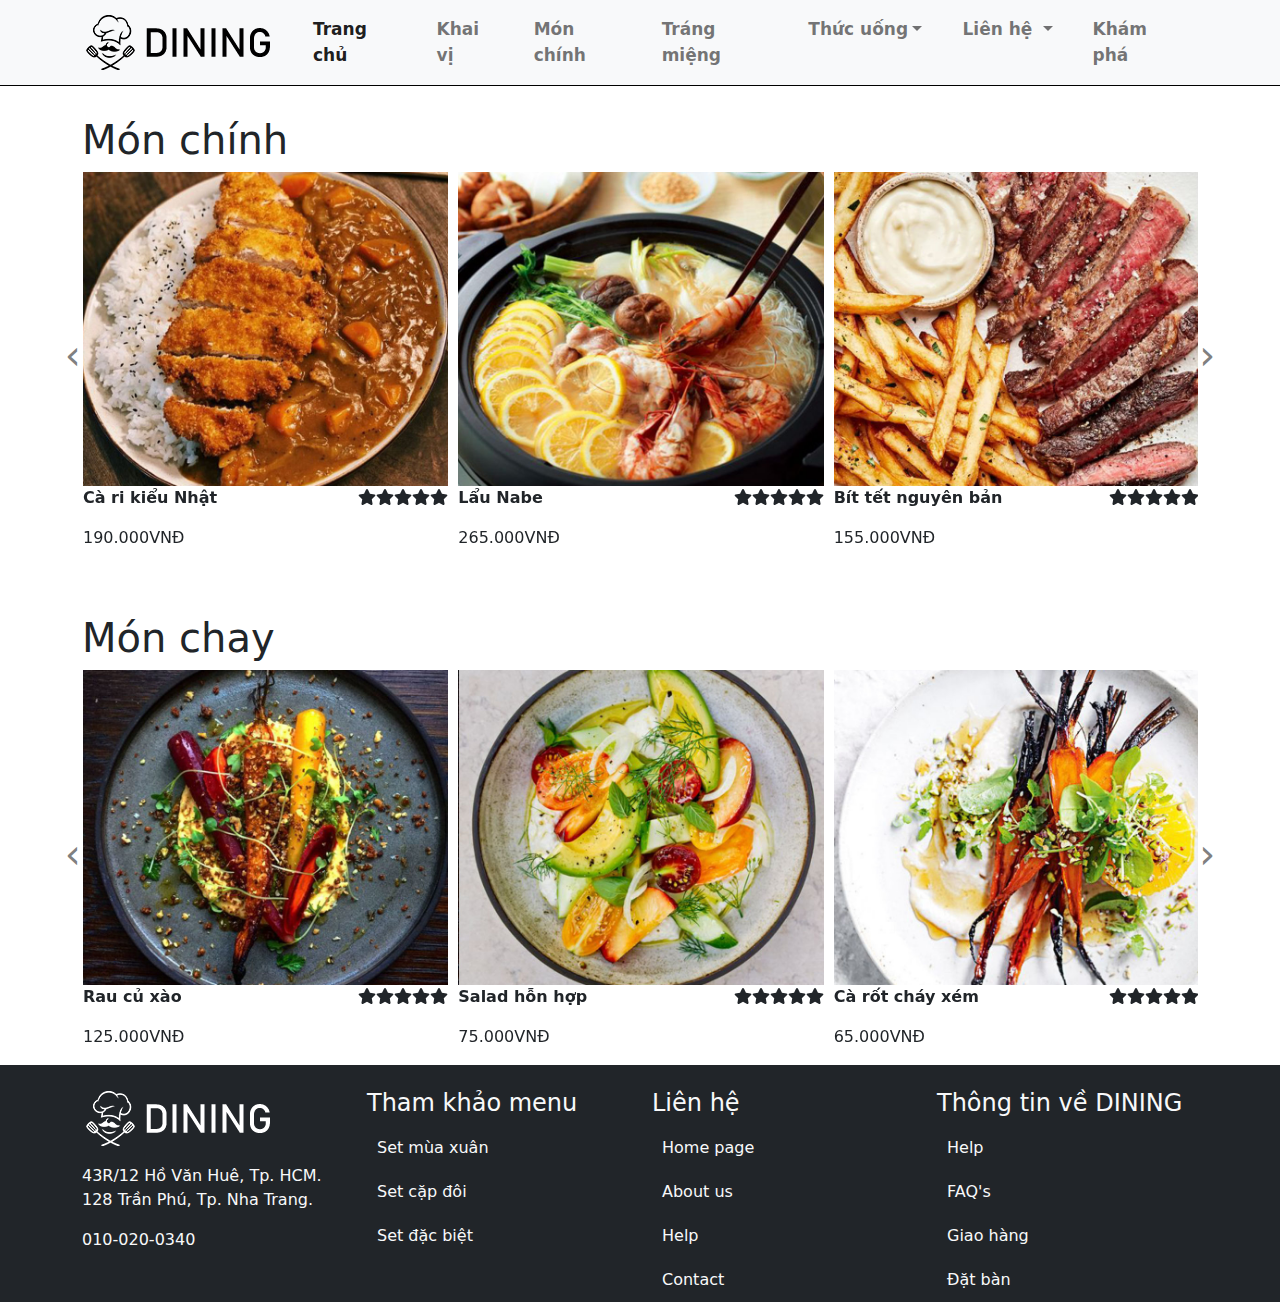
<file: monchinh.html>
<!doctype html>
<html>
<head>
<meta charset="utf-8">
	<meta name="viewport" content="width=device-width, initial-scale=1">
<title>Dining Restaurant</title>
	<link rel="stylesheet" href="css/all.min.css">
	<link rel="stylesheet" href="css/bootstrap.css">
	<link rel="stylesheet" href="css/style.css">
	<script src="js/bootstrap.bundle.min.js"></script>
	<link rel="stylesheet" href="css/owl.carousel.css">
	<link rel="stylesheet" href="css/owl.theme.default.css">
	<link rel="icon" href="images/favicon.png" type="image/x-icon">
</head>

<body>
	<nav class="navbar navbar-expand-lg bg-light">
  <div class="container">
    <a class="navbar-brand" href="monchinh.html"><img src="images/logo.png" alt=""></a>
    <button class="navbar-toggler" type="button" data-bs-toggle="collapse" data-bs-target="#navbarSupportedContent" aria-controls="navbarSupportedContent" aria-expanded="false" aria-label="Toggle navigation">
      <span class="navbar-toggler-icon"></span>
    </button>
    <div class="collapse navbar-collapse" id="navbarSupportedContent">
    <ul class="navbar-nav ms-auto mb-2 mb-lg-0">
        <li class="nav-item"> <a class="nav-link active" aria-current="page" href="index.html">Trang chủ</a> </li>
        <li class="nav-item"> <a class="nav-link" href="khaivi.html">Khai vị</a> </li>
        <li class="nav-item"> <a class="nav-link" href="monchinh.html">Món chính</a> </li>
        <li class="nav-item"> <a class="nav-link" href="trangmieng.html">Tráng miệng</a> </li>
        <li class="nav-item dropdown"> <a class="nav-link dropdown-toggle" href="#" role="button" data-bs-toggle="dropdown" aria-expanded="false"> Thức uống</a>
          <ul class="dropdown-menu">
            <li><a class="dropdown-item" href="#">Cocktail</a></li>
            <li><a class="dropdown-item" href="#">Rượu</a></li>
            <li><a class="dropdown-item" href="#">Trà</a></li>
            <li><a class="dropdown-item" href="#">Nước ngọt</a></li>
          </ul>
        </li>
        <li class="nav-item dropdown"> <a class="nav-link dropdown-toggle" href="#" role="button" data-bs-toggle="dropdown" aria-expanded="false"> Liên hệ </a>
          <ul class="dropdown-menu">
            <li><a class="dropdown-item" href="#">Facebook</a></li>
            <li><a class="dropdown-item" href="#">Twitter</a></li>
            <li><a class="dropdown-item" href="#">Website</a></li>
            <li><a class="dropdown-item" href="#">Email</a></li>
          </ul>
        </li>
        <li class="nav-item"> <a class="nav-link" href="khampha.html">Khám phá</a> </li>
      </ul>
    </div>
  </div>
</nav>
	<main>
<section id="kid">
    <div class="container">
      <h1 class="text-dark">Món chính</h1>
      <div class="owl-carousel owl-theme" id="sp-kid">
        <div class="items">
          <div class="hinh"> <img src="images/s1.jpg">
          </div>
          <p class="d-flex justify-content-between text-dark"><b>Cà ri kiểu Nhật</b><span><i class="fas fa-star"></i><i class="fas fa-star"></i><i class="fas fa-star"></i><i class="fas fa-star"></i><i class="fas fa-star"></i></span></p>
          <p>190.000VNĐ</p>
        </div>
        <div class="items">
          <div class="hinh"> <img src="images/s2.jpg">
            
          </div>
          <p class="d-flex justify-content-between text-dark"><b>Lẩu Nabe</b><span><i class="fas fa-star"></i><i class="fas fa-star"></i><i class="fas fa-star"></i><i class="fas fa-star"></i><i class="fas fa-star"></i></span></p>
          <p>265.000VNĐ</p>
        </div>
        <div class="items">
          <div class="hinh"> <img src="images/s3.jpg">
            
          </div>
          <p class="d-flex justify-content-between text-dark"><b>Bít tết nguyên bản</b><span><i class="fas fa-star"></i><i class="fas fa-star"></i><i class="fas fa-star"></i><i class="fas fa-star"></i><i class="fas fa-star"></i></span></p>
          <p>155.000VNĐ</p>
        </div>
        <div class="items">
          <div class="hinh"> <img src="images/s4.jpg">
            
          </div>
          <p class="d-flex justify-content-between text-dark"><b>Cá hồi sốt rau củ</b><span><i class="fas fa-star"></i><i class="fas fa-star"></i><i class="fas fa-star"></i><i class="fas fa-star"></i><i class="fas fa-star"></i></span></p>
          <p>135.000VNĐ</p>
        </div>
        
      </div>
    </div>
  </section><br><br>
	<section id="women">
    <div class="container">
      <h1 class="text-dark">Món chay</h1>
      <div class="owl-carousel owl-theme" id="sp-women">
        <div class="items">
          <div class="hinh"> <img src="images/s5.jpg">
          </div>
          <p class="d-flex justify-content-between text-dark"><b>Rau củ xào</b><span><i class="fas fa-star"></i><i class="fas fa-star"></i><i class="fas fa-star"></i><i class="fas fa-star"></i><i class="fas fa-star"></i></span></p>
          <p>125.000VNĐ</p>
        </div>
        <div class="items">
          <div class="hinh"> <img src="images/s6.jpg">
            
          </div>
          <p class="d-flex justify-content-between text-dark"><b>Salad hỗn hợp </b><span><i class="fas fa-star"></i><i class="fas fa-star"></i><i class="fas fa-star"></i><i class="fas fa-star"></i><i class="fas fa-star"></i></span></p>
          <p>75.000VNĐ</p>
        </div>
        <div class="items">
          <div class="hinh"> <img src="images/s7.jpg">
            
          </div>
          <p class="d-flex justify-content-between text-dark"><b>Cà rốt cháy xém</b><span><i class="fas fa-star"></i><i class="fas fa-star"></i><i class="fas fa-star"></i><i class="fas fa-star"></i><i class="fas fa-star"></i></span></p>
          <p>65.000VNĐ</p>
        </div>
<div class="items">
          <div class="hinh"> <img src="images/s5.jpg">
          </div>
          <p class="d-flex justify-content-between text-dark"><b>Rau củ xào</b><span><i class="fas fa-star"></i><i class="fas fa-star"></i><i class="fas fa-star"></i><i class="fas fa-star"></i><i class="fas fa-star"></i></span></p>
          <p>125.000VNĐ</p>
        </div>
        <div class="items">
          <div class="hinh"> <img src="images/s6.jpg">
            
          </div>
          <p class="d-flex justify-content-between text-dark"><b>Salad hỗn hợp </b><span><i class="fas fa-star"></i><i class="fas fa-star"></i><i class="fas fa-star"></i><i class="fas fa-star"></i><i class="fas fa-star"></i></span></p>
          <p>75.000VNĐ</p>
        </div>
         </div> </div>
  </section>
	</main>
<footer class="bg-dark text-light">
  <div class="container">
    <div class="row pt-4">
      <div class="col-lg-3"> <a href="index.html"><img src="images/white-logo.png" alt=""></a>
        <p class="pt-3">43R/12 Hồ Văn Huê, Tp. HCM.<br>
128 Trần Phú, Tp. Nha Trang.</p>
        <p>010-020-0340</p>
      </div>
      <div class="col-lg-3">
        <h4> Tham khảo menu </h4>
        <ul class="navbar-nav">
          <li class="nav-item"><a href="men.html" class="nav-link">Set mùa xuân</a></li>
          <li class="nav-item"><a href="women.html" class="nav-link">Set cặp đôi</a></li>
          <li class="nav-item"><a href="kid.html" class="nav-link">Set đặc biệt</a></li>
        </ul>
      </div>
      <div class="col-lg-3">
        <h4>Liên hệ  </h4>
        <ul class="navbar-nav">
          <li class="nav-item"><a href="#" class="nav-link">Home page</a></li>
          <li class="nav-item"><a href="#" class="nav-link">About us</a></li>
          <li class="nav-item"><a href="#" class="nav-link">Help</a></li>
          <li class="nav-item"><a href="#" class="nav-link">Contact</a></li>
        </ul>
      </div>
      <div class="col-lg-3">
        <h4>Thông tin về DINING </h4>
        <ul class="navbar-nav">
          <li class="nav-item"><a href="#" class="nav-link">Help</a></li>
          <li class="nav-item"><a href="#" class="nav-link">FAQ's</a></li>
          <li class="nav-item"><a href="#" class="nav-link">Giao hàng</a></li>
          <li class="nav-item"><a href="#" class="nav-link">Đặt bàn</a></li>
        </ul>
      </div>
    </div>
  </div>
</footer>
	<script src="js/jquery-3.6.0.min.js"></script>
	<script src="js/owl.carousel.js"></script>
	<script src="js/control.js"></script>
</body>
</html>
</file>
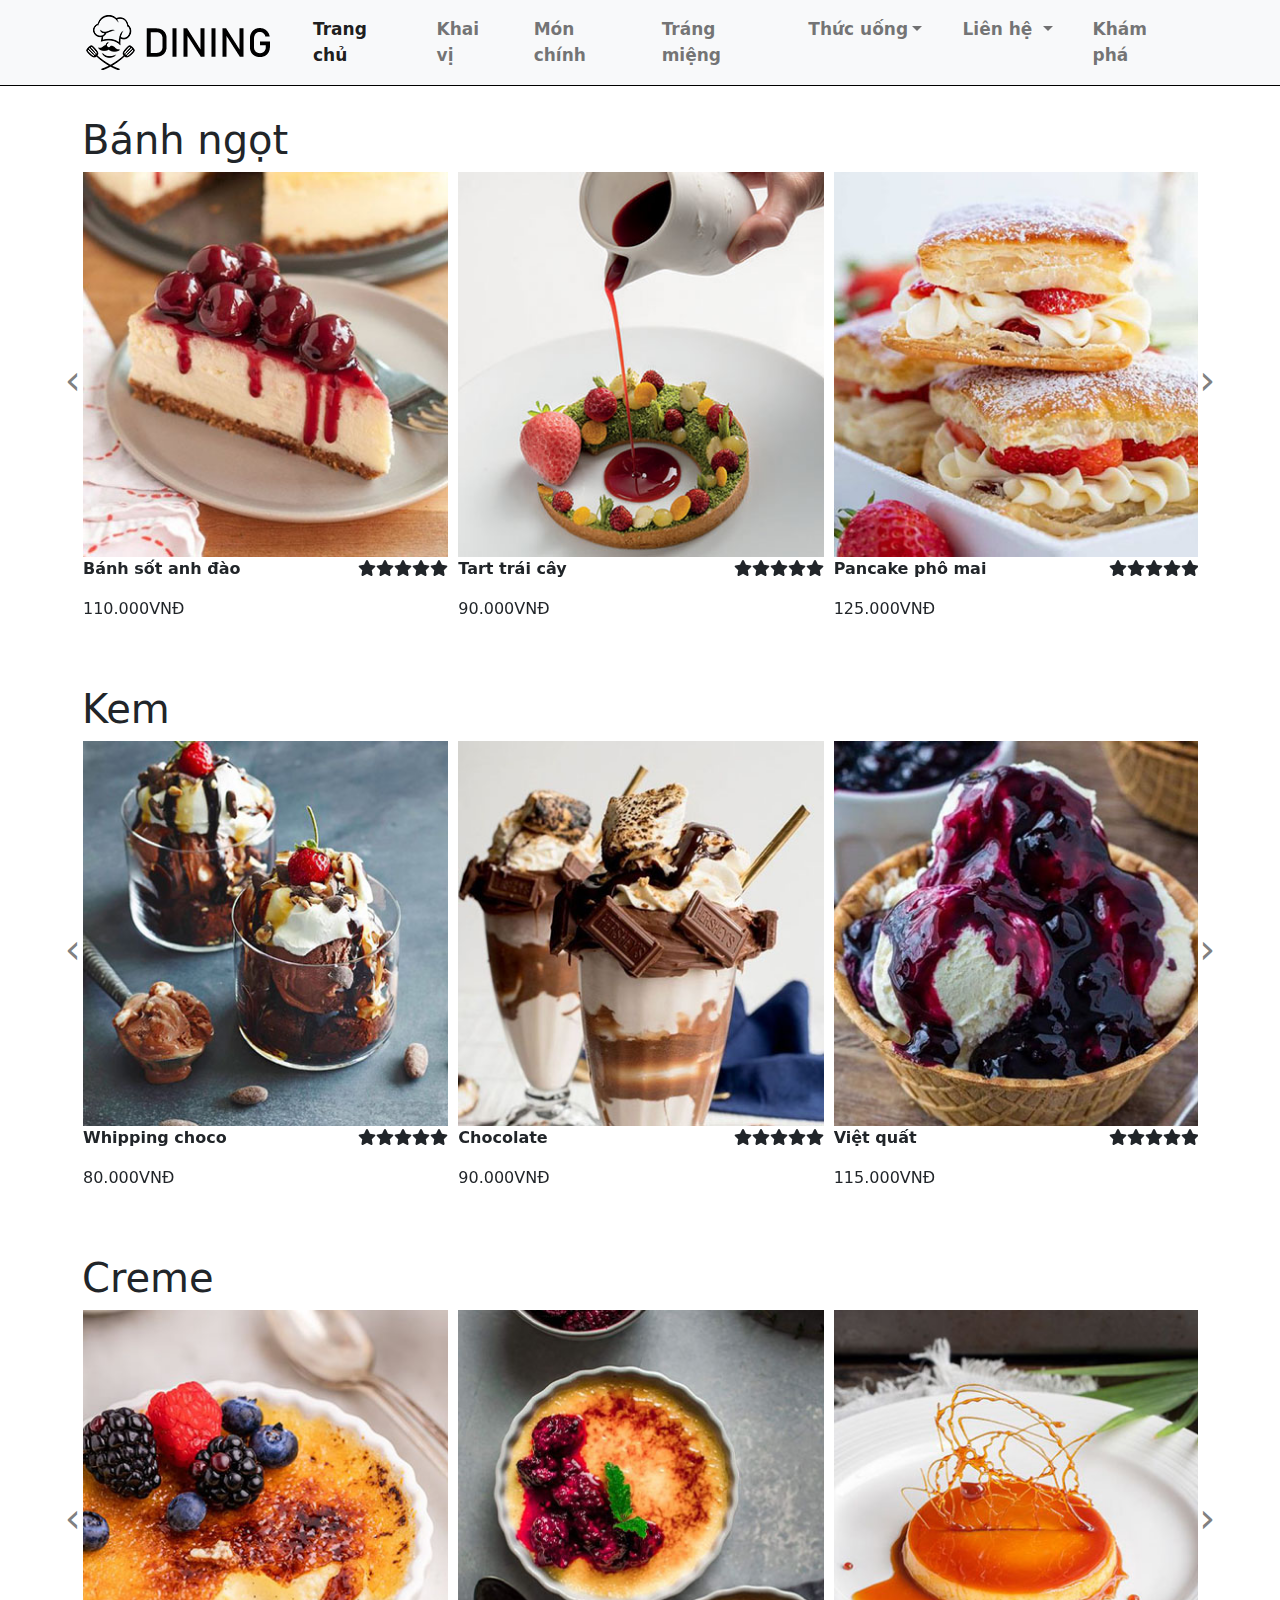
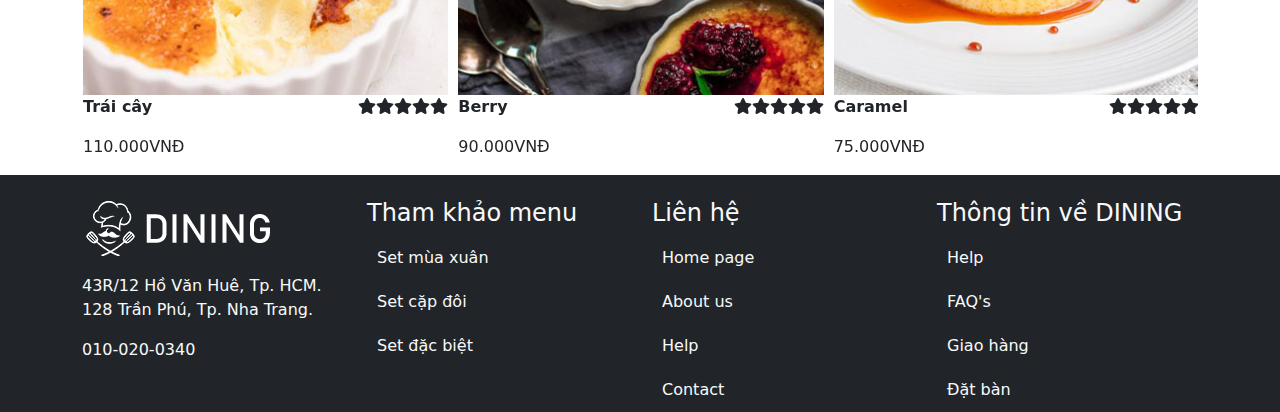
<file: trangmieng.html>
<!doctype html>
<html>
<head>
<meta charset="utf-8">
	<meta name="viewport" content="width=device-width, initial-scale=1">
	<title>Dining Restaurant</title>
	<link rel="stylesheet" href="css/all.min.css">
	<link rel="stylesheet" href="css/bootstrap.css">
	<link rel="stylesheet" href="css/style.css">
	<script src="js/bootstrap.bundle.min.js"></script>
	<link rel="stylesheet" href="css/owl.carousel.css">
	<link rel="stylesheet" href="css/owl.theme.default.css">
	<link rel="icon" href="images/favicon.png" type="image/x-icon">
</head>

<body>
	<nav class="navbar navbar-expand-lg bg-light">
  <div class="container">
    <a class="navbar-brand" href="trangmieng.html"><img src="images/logo.png" alt=""></a>
    <button class="navbar-toggler" type="button" data-bs-toggle="collapse" data-bs-target="#navbarSupportedContent" aria-controls="navbarSupportedContent" aria-expanded="false" aria-label="Toggle navigation">
      <span class="navbar-toggler-icon"></span>
    </button>
    <div class="collapse navbar-collapse" id="navbarSupportedContent">
    <ul class="navbar-nav ms-auto mb-2 mb-lg-0">
        <li class="nav-item"> <a class="nav-link active" aria-current="page" href="index.html">Trang chủ</a> </li>
        <li class="nav-item"> <a class="nav-link" href="khaivi.html">Khai vị</a> </li>
        <li class="nav-item"> <a class="nav-link" href="monchinh.html">Món chính</a> </li>
        <li class="nav-item"> <a class="nav-link" href="trangmieng.html">Tráng miệng</a> </li>
        <li class="nav-item dropdown"> <a class="nav-link dropdown-toggle" href="#" role="button" data-bs-toggle="dropdown" aria-expanded="false"> Thức uống</a>
          <ul class="dropdown-menu">
            <li><a class="dropdown-item" href="#">Cocktail</a></li>
            <li><a class="dropdown-item" href="#">Rượu</a></li>
            <li><a class="dropdown-item" href="#">Trà</a></li>
            <li><a class="dropdown-item" href="#">Nước ngọt</a></li>
          </ul>
        </li>
        <li class="nav-item dropdown"> <a class="nav-link dropdown-toggle" href="#" role="button" data-bs-toggle="dropdown" aria-expanded="false"> Liên hệ </a>
          <ul class="dropdown-menu">
            <li><a class="dropdown-item" href="#">Facebook</a></li>
            <li><a class="dropdown-item" href="#">Twitter</a></li>
            <li><a class="dropdown-item" href="#">Website</a></li>
            <li><a class="dropdown-item" href="#">Email</a></li>
          </ul>
        </li>
        <li class="nav-item"> <a class="nav-link" href="khampha.html">Khám phá</a> </li>
      </ul>
    </div>
  </div>
</nav>
	<main>
<section id="kid">
    <div class="container">
      <h1 class="text-dark">Bánh ngọt</h1>
      <div class="owl-carousel owl-theme" id="sp-kid">
        <div class="items">
          <div class="hinh"> <img src="images/3.jpg">
          </div>
          <p class="d-flex justify-content-between text-dark"><b>Bánh sốt anh đào</b><span><i class="fas fa-star"></i><i class="fas fa-star"></i><i class="fas fa-star"></i><i class="fas fa-star"></i><i class="fas fa-star"></i></span></p>
          <p>110.000VNĐ</p>
        </div>
        <div class="items">
          <div class="hinh"> <img src="images/2.jpg">
            
          </div>
          <p class="d-flex justify-content-between text-dark"><b>Tart trái cây</b><span><i class="fas fa-star"></i><i class="fas fa-star"></i><i class="fas fa-star"></i><i class="fas fa-star"></i><i class="fas fa-star"></i></span></p>
          <p>90.000VNĐ</p>
        </div>
        <div class="items">
          <div class="hinh"> <img src="images/1.jpg">
            
          </div>
          <p class="d-flex justify-content-between text-dark"><b>Pancake phô mai</b><span><i class="fas fa-star"></i><i class="fas fa-star"></i><i class="fas fa-star"></i><i class="fas fa-star"></i><i class="fas fa-star"></i></span></p>
          <p>125.000VNĐ</p>
        </div>
        <div class="items">
          <div class="hinh"> <img src="images/kid-01.jpg">
            
          </div>
          <p class="d-flex justify-content-between text-dark"><b>Bánh sốt anh đào</b><span><i class="fas fa-star"></i><i class="fas fa-star"></i><i class="fas fa-star"></i><i class="fas fa-star"></i><i class="fas fa-star"></i></span></p>
          <p>110.000VNĐ</p>
        </div>
        <div class="items">
          <div class="hinh"> <img src="images/2.jpg">
            
          </div>
          <p class="d-flex justify-content-between text-dark"><b>Tart trái cây</b><span><i class="fas fa-star"></i><i class="fas fa-star"></i><i class="fas fa-star"></i><i class="fas fa-star"></i><i class="fas fa-star"></i></span></p>
          <p>90.000VNĐ</p>
        </div>
      </div>
    </div>
  </section><br><br>
	<section id="women">
    <div class="container">
      <h1 class="text-dark">Kem</h1>
      <div class="owl-carousel owl-theme" id="sp-women">
        <div class="items">
          <div class="hinh"> <img src="images/4.jpg">
          </div>
          <p class="d-flex justify-content-between text-dark"><b>Whipping choco</b><span><i class="fas fa-star"></i><i class="fas fa-star"></i><i class="fas fa-star"></i><i class="fas fa-star"></i><i class="fas fa-star"></i></span></p>
          <p>80.000VNĐ</p>
        </div>
        <div class="items">
          <div class="hinh"> <img src="images/5.jpg">
            
          </div>
          <p class="d-flex justify-content-between text-dark"><b>Chocolate </b><span><i class="fas fa-star"></i><i class="fas fa-star"></i><i class="fas fa-star"></i><i class="fas fa-star"></i><i class="fas fa-star"></i></span></p>
          <p>90.000VNĐ</p>
        </div>
        <div class="items">
          <div class="hinh"> <img src="images/6.jpg">
            
          </div>
          <p class="d-flex justify-content-between text-dark"><b>Việt quất</b><span><i class="fas fa-star"></i><i class="fas fa-star"></i><i class="fas fa-star"></i><i class="fas fa-star"></i><i class="fas fa-star"></i></span></p>
          <p>115.000VNĐ</p>
        </div>
        <div class="items">
          <div class="hinh"> <img src="images/4.jpg">
          </div>
          <p class="d-flex justify-content-between text-dark"><b>Whipping choco</b><span><i class="fas fa-star"></i><i class="fas fa-star"></i><i class="fas fa-star"></i><i class="fas fa-star"></i><i class="fas fa-star"></i></span></p>
          <p>80.000VNĐ</p>
        </div>
        <div class="items">
          <div class="hinh"> <img src="images/5.jpg">
            
          </div>
          <p class="d-flex justify-content-between text-dark"><b>Chocolate </b><span><i class="fas fa-star"></i><i class="fas fa-star"></i><i class="fas fa-star"></i><i class="fas fa-star"></i><i class="fas fa-star"></i></span></p>
          <p>90.000VNĐ</p>
		  </div> </div> </div>
  </section>
	<br><br>
	<section id="men">
    <div class="container">
      <h1 class="text-dark">Creme</h1>
      <div class="owl-carousel owl-theme" id="sp-men">
        <div class="items">
          <div class="hinh"> <img src="images/7.jpg">
          </div>
          <p class="d-flex justify-content-between text-dark"><b>Trái cây </b><span><i class="fas fa-star"></i><i class="fas fa-star"></i><i class="fas fa-star"></i><i class="fas fa-star"></i><i class="fas fa-star"></i></span></p>
          <p>110.000VNĐ</p>
        </div>
        <div class="items">
          <div class="hinh"> <img src="images/8.jpg">
            
          </div>
          <p class="d-flex justify-content-between text-dark"><b>Berry  </b><span><i class="fas fa-star"></i><i class="fas fa-star"></i><i class="fas fa-star"></i><i class="fas fa-star"></i><i class="fas fa-star"></i></span></p>
          <p>90.000VNĐ</p>
        </div>
        <div class="items">
          <div class="hinh"> <img src="images/9.jpg">
            
          </div>
          <p class="d-flex justify-content-between text-dark"><b>Caramel</b><span><i class="fas fa-star"></i><i class="fas fa-star"></i><i class="fas fa-star"></i><i class="fas fa-star"></i><i class="fas fa-star"></i></span></p>
          <p>75.000VNĐ</p>
        </div>
		  <div class="items">
          <div class="hinh"> <img src="images/7.jpg">
          </div>
          <p class="d-flex justify-content-between text-dark"><b>Trái cây </b><span><i class="fas fa-star"></i><i class="fas fa-star"></i><i class="fas fa-star"></i><i class="fas fa-star"></i><i class="fas fa-star"></i></span></p>
          <p>110.000VNĐ</p>
        </div>
        <div class="items">
          <div class="hinh"> <img src="images/8.jpg">
            
          </div>
          <p class="d-flex justify-content-between text-dark"><b>Berry  </b><span><i class="fas fa-star"></i><i class="fas fa-star"></i><i class="fas fa-star"></i><i class="fas fa-star"></i><i class="fas fa-star"></i></span></p>
          <p>90.000VNĐ</p>
        </div>
         </div> </div>
  </section>
	</main>
<footer class="bg-dark text-light">
  <div class="container">
    <div class="row pt-4">
      <div class="col-lg-3"> <a href="index.html"><img src="images/white-logo.png" alt=""></a>
        <p class="pt-3">43R/12 Hồ Văn Huê, Tp. HCM.<br>
128 Trần Phú, Tp. Nha Trang.</p>
        <p>010-020-0340</p>
      </div>
      <div class="col-lg-3">
        <h4> Tham khảo menu </h4>
        <ul class="navbar-nav">
          <li class="nav-item"><a href="men.html" class="nav-link">Set mùa xuân</a></li>
          <li class="nav-item"><a href="women.html" class="nav-link">Set cặp đôi</a></li>
          <li class="nav-item"><a href="kid.html" class="nav-link">Set đặc biệt</a></li>
        </ul>
      </div>
      <div class="col-lg-3">
        <h4>Liên hệ  </h4>
        <ul class="navbar-nav">
          <li class="nav-item"><a href="#" class="nav-link">Home page</a></li>
          <li class="nav-item"><a href="#" class="nav-link">About us</a></li>
          <li class="nav-item"><a href="#" class="nav-link">Help</a></li>
          <li class="nav-item"><a href="#" class="nav-link">Contact</a></li>
        </ul>
      </div>
      <div class="col-lg-3">
        <h4>Thông tin về DINING </h4>
        <ul class="navbar-nav">
          <li class="nav-item"><a href="#" class="nav-link">Help</a></li>
          <li class="nav-item"><a href="#" class="nav-link">FAQ's</a></li>
          <li class="nav-item"><a href="#" class="nav-link">Giao hàng</a></li>
          <li class="nav-item"><a href="#" class="nav-link">Đặt bàn</a></li>
        </ul>
      </div>
    </div>
  </div>
</footer>
	<script src="js/jquery-3.6.0.min.js"></script>
	<script src="js/owl.carousel.js"></script>
	<script src="js/control.js"></script>
</body>
</html>
</file>
<file: css/style.css>
@charset "utf-8";
/* CSS Document */
.navbar .navbar-nav .nav-item .nav-link{
	padding: 8px 20px;
	font-size: 17px;
	font-weight: 600;
	border-radius: 20px;
	
}
.navbar .navbar-nav .nav-item .nav-link:hover{
	color: white;
	background-color:#CDA356;
}
.navbar .navbar-nav .nav-item .dropdown-menu{
	background-color:#CDA356;
	padding-top: 0;
	padding-bottom: 0;
}
.navbar .navbar-nav .nav-item .dropdown-menu li{
	border-bottom: 1px solid beige;
}
.navbar .navbar-nav .nav-item .dropdown-menu .dropdown-item{
	color: white; 
	transition: all 0,7s;
}
.navbar .navbar-nav .nav-item .dropdown-menu .dropdown-item:hover{
	padding-left: 20px;
	color: #CDA356;
	background-color: white;
}
main{
	width: 100%;
	min-height: 600px;
}
footer .navbar-nav .nav-item .nav-link{
	padding: 10px;
}
footer .navbar-nav .nav-item .nav-link:hover{
	color:#CDA356;
}
@media (max-width:667px){
	footer{
		text-align: center;
	}
}
.navbar{
	border-bottom: solid #000000 1px;
	margin-bottom: 30px
}
.banner-r{
	position: relative
}
.cover{
	position: absolute;
	width: 90%;
	height: 90%;
	color: white;
	text-align: center;
	background-color: rgba(0,0,0,0.80);
	left: 5%;
	top:5%;
	display: flex;
	flex-direction: column;
	justify-content: center;
	padding: 15px;
	transform: scale(0) rotateY(360deg);
	transition: all 1s
}
.banner-r:hover .cover{
	transform: scale(1) rotateY(0deg)
}
.hinh{
	position: relative;
	overflow: hidden
}
.icon{
	position: absolute;
	height: 45px;
	width: 80%;
	display: flex;
	justify-content: space-around;
	left:10%;
	top:110%;
	transition: all 0.8s;
}
.icon a{
	width: 45px;
	height: 45px;
	background-color: white;
	border-radius: 50%;
	display: flex;
	justify-content: center;
	align-items: center;
	text-decoration: none;
	color: black
}
.icon a:hover{
	background-color: rgba(248,149,150,1.00);
	color: white
}
.hinh:hover .icon{
	top: 60%
}
#sp-men .owl-nav{
	position: absolute;
	left: 0px;
	top: 35%;
	width: 100%
}
#sp-men .owl-nav [class*='owl-']{
	font-size: 40px;
	color: gray
}
#sp-men .owl-nav .owl-next{
	position: absolute; right:-2%;
}
#sp-men .owl-nav .owl-prev{
	position: absolute; left:-2%;
}
#sp-men .owl-nav [class*='owl-']:hover{
	background: none;
	border: none;
	color: blue;
	text-decoration: none;
}
#sp-women .owl-nav{
	position: absolute;
	left: 0px;
	top: 35%;
	width: 100%
}
#sp-women .owl-nav [class*='owl-']{
	font-size: 40px;
	color: gray
}
#sp-women .owl-nav .owl-next{
	position: absolute; right:-2%;
}
#sp-women .owl-nav .owl-prev{
	position: absolute; left:-2%;
}
#sp-women .owl-nav [class*='owl-']:hover{
	background: none;
	border: none;
	color: blue;
	text-decoration: none;
}
#sp-kid .owl-nav{
	position: absolute;
	left: 0px;
	top: 35%;
	width: 100%
}
#sp-kid .owl-nav [class*='owl-']{
	font-size: 40px;
	color: gray
}
#sp-kid .owl-nav .owl-next{
	position: absolute; right:-2%;
}
#sp-kid .owl-nav .owl-prev{
	position: absolute; left:-2%;
}
#sp-kid .owl-nav [class*='owl-']:hover{
	background: none;
	border: none;
	color: blue;
	text-decoration: none;
}
#product .explore{
	width: 100%; height: 100%;padding: 15px;back color: #EEEEEEE;text-align: center;display:flex;flex-direction: column;justify-content: center;
}
#media .sp{
	position: relative;overflow: hidden
}
#media .hinh-cover{
	position: absolute; width: 100%;height: 100%;background-color: rgba(0,0,0,0.80);color: white;left: 0;top:105%
		;padding: 10px;display: flex;flex-direction: column;justify-content: flex-end;transition: all 1s
}
#media .hinh-cover a{
	color: white;
	}
#media .hinh-cover a:hover{
	color: red;
}
#media .sp:hover .hinh-cover{
	top: 0;
}
@media (max-width:667px){
	#media .hinh-cover{
		display: none
	}
}
</file>
